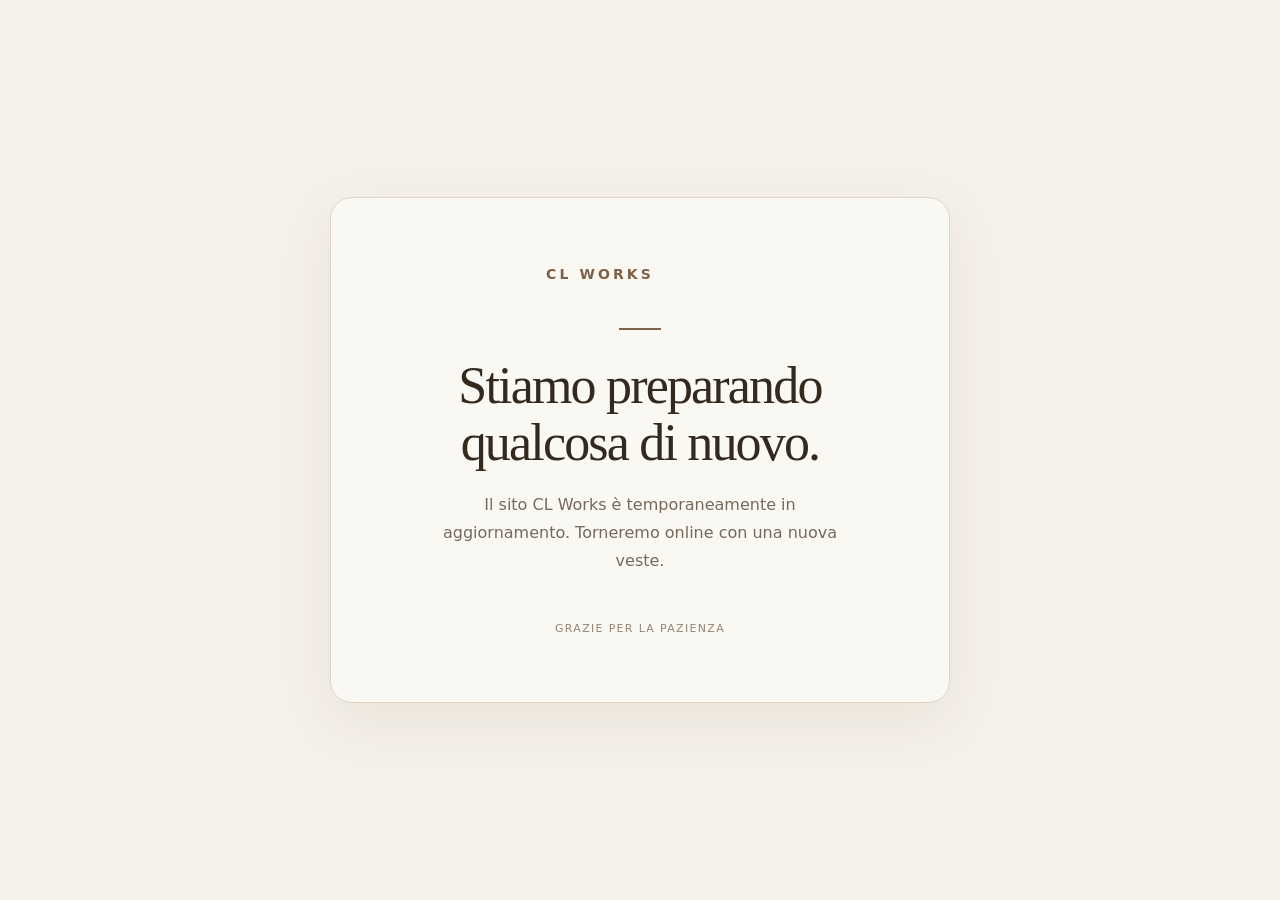
<file: index.html>
<!doctype html>
<html lang="it">
<head>
  <meta charset="utf-8">
  <meta name="viewport" content="width=device-width, initial-scale=1">
  <meta name="theme-color" content="#f5f0e8">
  <meta name="robots" content="noindex, nofollow">
  <meta name="description" content="CL Works è temporaneamente in aggiornamento.">
  <title>CL Works — Sito in aggiornamento</title>
  <style>
    :root {
      color-scheme: light;
      --paper: #f5f0e8;
      --ink: #33291f;
      --muted: #76695b;
      --line: #ded3c4;
      --accent: #806044;
    }
    * { box-sizing: border-box; }
    body {
      min-height: 100vh;
      margin: 0;
      display: grid;
      place-items: center;
      padding: 28px;
      background: var(--paper);
      color: var(--ink);
      font-family: Inter, ui-sans-serif, system-ui, -apple-system, BlinkMacSystemFont, "Segoe UI", sans-serif;
    }
    main {
      width: min(100%, 620px);
      padding: clamp(32px, 7vw, 64px);
      border: 1px solid var(--line);
      border-radius: 22px;
      background: rgba(255,255,255,.48);
      text-align: center;
      box-shadow: 0 18px 60px rgba(65,45,25,.06);
    }
    .brand {
      margin: 0 0 42px;
      color: var(--accent);
      font-size: 14px;
      font-weight: 800;
      letter-spacing: .22em;
      text-transform: uppercase;
    }
    .mark {
      width: 42px;
      height: 2px;
      margin: 0 auto 28px;
      background: var(--accent);
    }
    h1 {
      margin: 0;
      font-family: Georgia, "Times New Roman", serif;
      font-size: clamp(34px, 7vw, 52px);
      font-weight: 500;
      letter-spacing: -.035em;
      line-height: 1.08;
    }
    p {
      max-width: 410px;
      margin: 20px auto 0;
      color: var(--muted);
      font-size: 16px;
      line-height: 1.75;
    }
    .foot {
      margin-top: 44px;
      color: #948575;
      font-size: 11px;
      letter-spacing: .12em;
      text-transform: uppercase;
    }
  </style>
</head>
<body>
  <main>
    <p class="brand">CL Works</p>
    <div class="mark" aria-hidden="true"></div>
    <h1>Stiamo preparando qualcosa di nuovo.</h1>
    <p>Il sito CL Works è temporaneamente in aggiornamento. Torneremo online con una nuova veste.</p>
    <p class="foot">Grazie per la pazienza</p>
  </main>
</body>
</html>
</file>
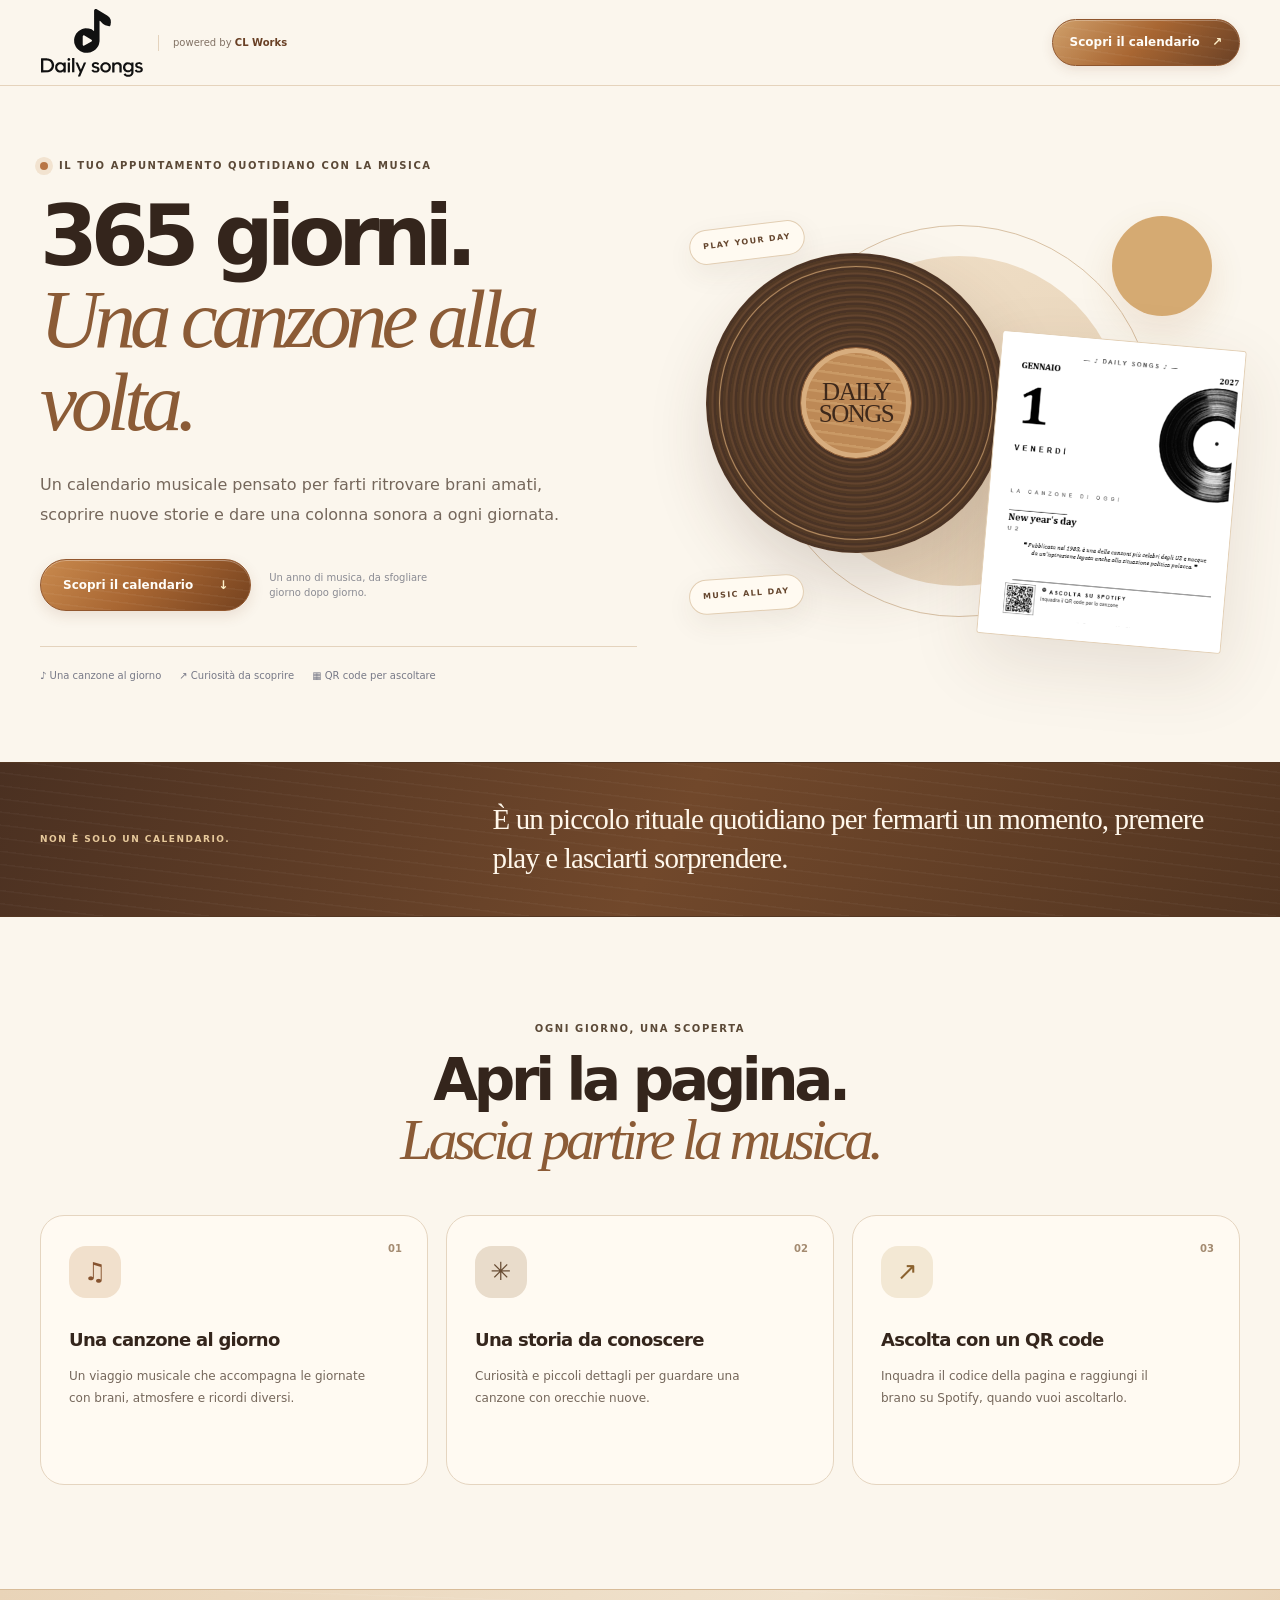
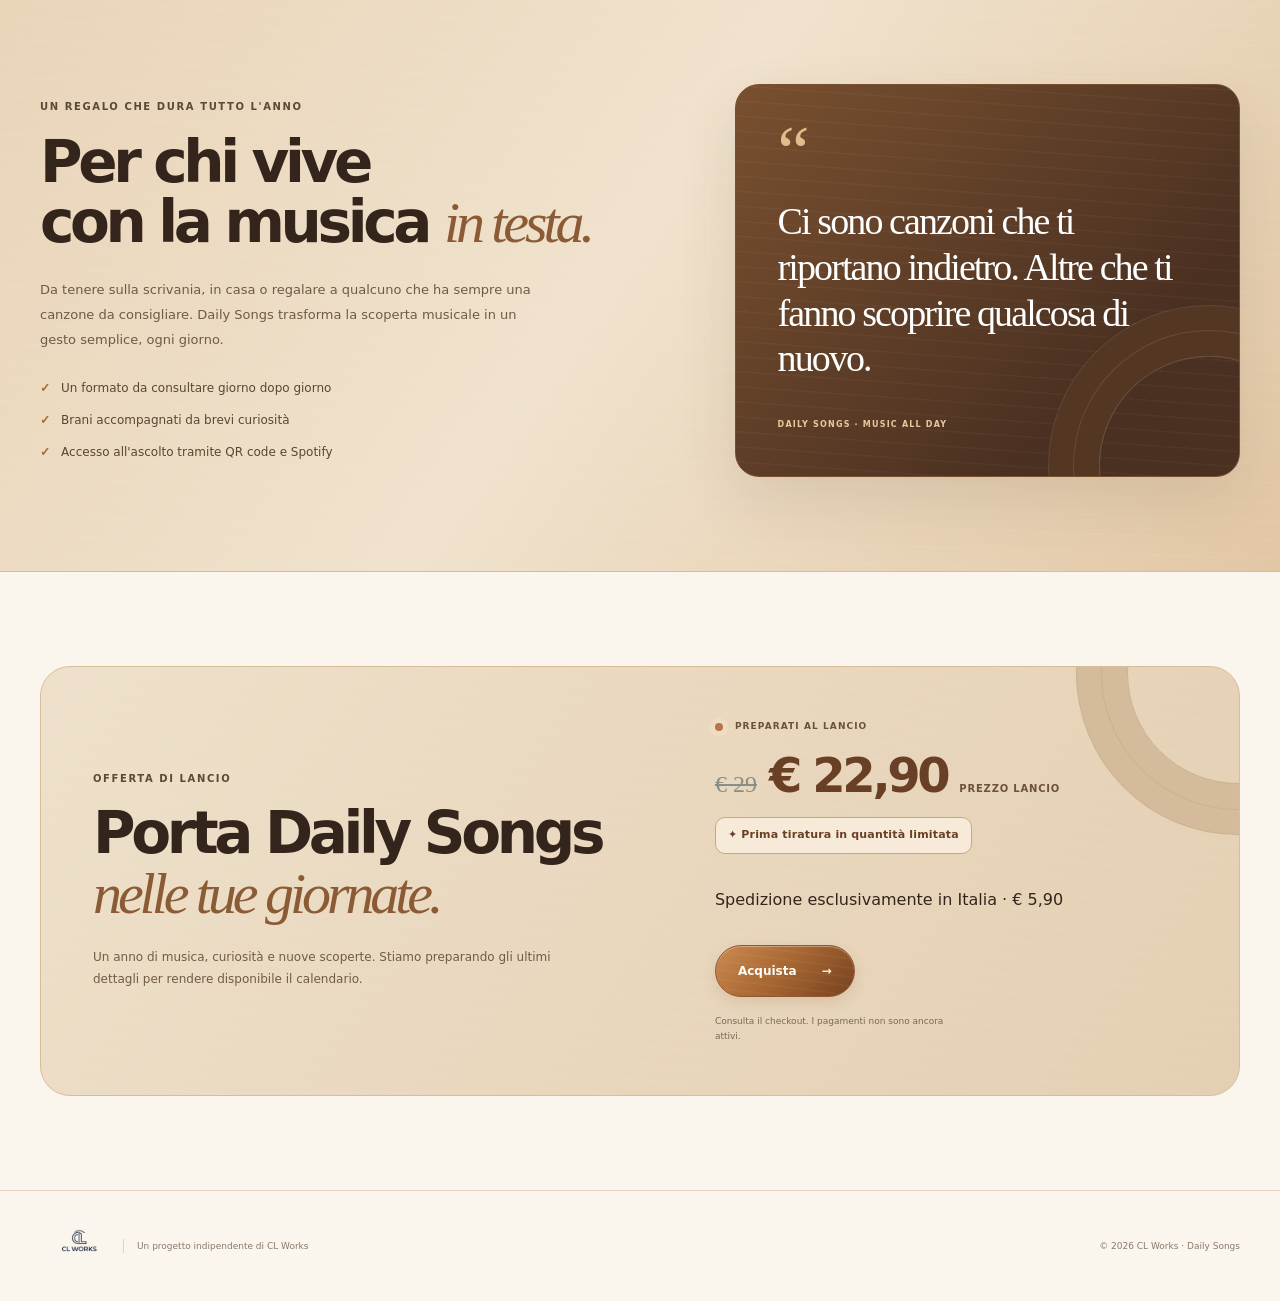
<file: daily-songs/index.html>
<!doctype html>
<html lang="it">
<head>
  <meta charset="utf-8">
  <meta name="viewport" content="width=device-width, initial-scale=1">
  <meta name="theme-color" content="#fbf8f2">
  <meta name="description" content="Daily Songs: un calendario musicale da vivere giorno dopo giorno. Una canzone, una curiosità e un QR code per ascoltarla.">
  <meta property="og:title" content="Daily Songs — Music all day">
  <meta property="og:description" content="Una canzone al giorno. Nuove storie da ascoltare, tutto l'anno.">
  <meta property="og:type" content="website">
  <title>Daily Songs — Music all day</title>
  <link rel="icon" type="image/svg+xml" href="../assets/daily-songs-logo.svg">
  <link rel="stylesheet" href="styles.css?v=20261112-real-preview-3">
  <style>
    .paper-card.paper-card-real{width:245px;min-height:0;padding:0;overflow:hidden;background:#fff;border:1px solid #e3d0b6;border-radius:3px;box-shadow:0 24px 70px #4a33251e;line-height:0}
    .paper-card-real img{display:block;width:100%;height:auto;object-fit:contain}
    @media(max-width:650px){.paper-card.paper-card-real{width:170px}}
  </style>
</head>
<body>
  <header class="topbar">
    <a class="brand" href="#top" aria-label="Daily Songs, inizio pagina">
      <img src="../assets/daily-songs-logo.svg" alt="Daily Songs" class="brand-logo">
      <span>powered by <strong>CL Works</strong></span>
    </a>
    <a class="top-link" href="#acquista">Scopri il calendario <span aria-hidden="true">↗</span></a>
  </header>

  <main id="top">
    <section class="hero wrap">
      <div class="hero-copy">
        <p class="eyebrow"><span></span> IL TUO APPUNTAMENTO QUOTIDIANO CON LA MUSICA</p>
        <h1>365 giorni.<br><em>Una canzone alla volta.</em></h1>
        <p class="lead">Un calendario musicale pensato per farti ritrovare brani amati, scoprire nuove storie e dare una colonna sonora a ogni giornata.</p>
        <div class="hero-actions">
          <a class="button button-dark" href="#acquista">Scopri il calendario <span aria-hidden="true">↓</span></a>
          <span class="microcopy">Un anno di musica, da sfogliare giorno dopo giorno.</span>
        </div>
        <div class="hero-points">
          <span>♪ Una canzone al giorno</span>
          <span>↗ Curiosità da scoprire</span>
          <span>▦ QR code per ascoltare</span>
        </div>
      </div>
      <div class="hero-art" aria-label="Anteprima reale di una pagina del calendario Daily Songs">
        <div class="sun"></div>
        <div class="record"><div class="record-label">DAILY<br>SONGS</div></div>
        <div class="paper-card paper-card-real">
          <img src="../assets/pagina.png" alt="Pagina reale del calendario Daily Songs: venerdì 1 gennaio, New Year's Day, con curiosità e QR code Spotify">
        </div>
        <span class="float-note note-a">PLAY YOUR DAY</span>
        <span class="float-note note-b">MUSIC ALL DAY</span>
      </div>
    </section>

    <section class="intro-band">
      <div class="wrap band-inner"><span>NON È SOLO UN CALENDARIO.</span><p>È un piccolo rituale quotidiano per fermarti un momento, premere play e lasciarti sorprendere.</p></div>
    </section>

    <section class="features wrap section">
      <div class="section-heading">
        <p class="eyebrow">OGNI GIORNO, UNA SCOPERTA</p>
        <h2>Apri la pagina.<br><em>Lascia partire la musica.</em></h2>
      </div>
      <div class="feature-grid">
        <article class="feature"><span class="feature-number">01</span><div class="feature-icon">♫</div><h3>Una canzone al giorno</h3><p>Un viaggio musicale che accompagna le giornate con brani, atmosfere e ricordi diversi.</p></article>
        <article class="feature"><span class="feature-number">02</span><div class="feature-icon">✳</div><h3>Una storia da conoscere</h3><p>Curiosità e piccoli dettagli per guardare una canzone con orecchie nuove.</p></article>
        <article class="feature"><span class="feature-number">03</span><div class="feature-icon">↗</div><h3>Ascolta con un QR code</h3><p>Inquadra il codice della pagina e raggiungi il brano su Spotify, quando vuoi ascoltarlo.</p></article>
      </div>
    </section>

    <section class="product-section">
      <div class="wrap product-layout">
        <div class="product-copy">
          <p class="eyebrow">UN REGALO CHE DURA TUTTO L'ANNO</p>
          <h2>Per chi vive<br>con la musica <em>in testa.</em></h2>
          <p>Da tenere sulla scrivania, in casa o regalare a qualcuno che ha sempre una canzone da consigliare. Daily Songs trasforma la scoperta musicale in un gesto semplice, ogni giorno.</p>
          <ul><li>Un formato da consultare giorno dopo giorno</li><li>Brani accompagnati da brevi curiosità</li><li>Accesso all'ascolto tramite QR code e Spotify</li></ul>
        </div>
        <div class="quote-card"><div class="quote-mark">“</div><p>Ci sono canzoni che ti riportano indietro. Altre che ti fanno scoprire qualcosa di nuovo.</p><span>DAILY SONGS · MUSIC ALL DAY</span><div class="quote-lines"></div></div>
      </div>
    </section>

    <section class="buy-section wrap section" id="acquista">
      <div class="buy-card">
        <div class="buy-copy"><p class="eyebrow">OFFERTA DI LANCIO</p><h2>Porta Daily Songs<br><em>nelle tue giornate.</em></h2><p>Un anno di musica, curiosità e nuove scoperte. Stiamo preparando gli ultimi dettagli per rendere disponibile il calendario.</p></div>
        <div class="buy-action">
          <span class="availability"><span></span> PREPARATI AL LANCIO</span>
          <div class="price-line"><span class="old-price">€ 29</span><span class="current-price">€ 22,90</span><span class="price-label">prezzo lancio</span></div>
          <p class="limited-edition">✦ Prima tiratura in quantità limitata</p>
          <p class="shipping-info">Spedizione esclusivamente in Italia · € 5,90</p>
          <a class="button button-dark" href="acquista/">Acquista <span aria-hidden="true">→</span></a>
          <small>Consulta il checkout. I pagamenti non sono ancora attivi.</small>
        </div>
      </div>
    </section>
  </main>

  <footer class="footer"><div class="wrap footer-inner"><div class="footer-brand"><img src="../assets/cl-works-logo.png" alt="CL Works"><span>Un progetto indipendente di CL Works</span></div><span>© <span id="year">2026</span> CL Works · Daily Songs</span></div></footer>
  <script>document.getElementById('year').textContent = new Date().getFullYear();</script>
</body>
</html>
</file>
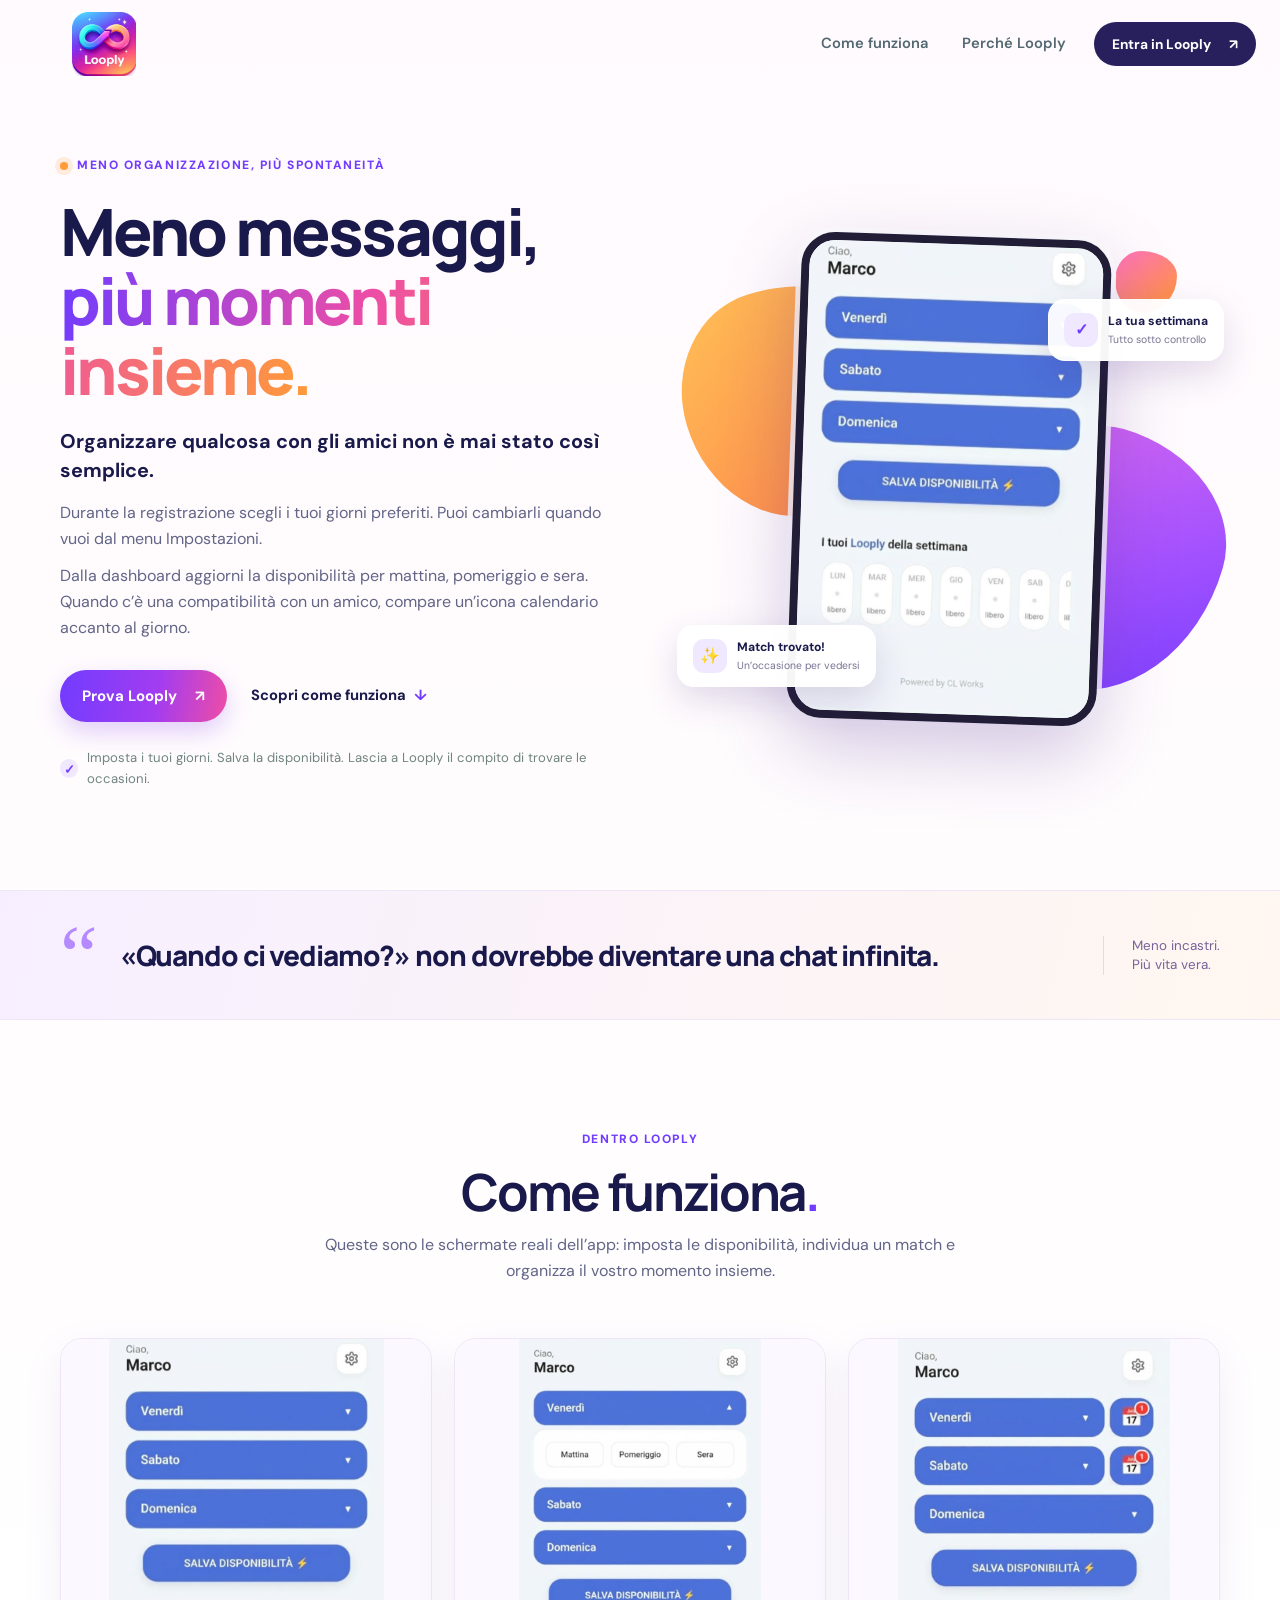
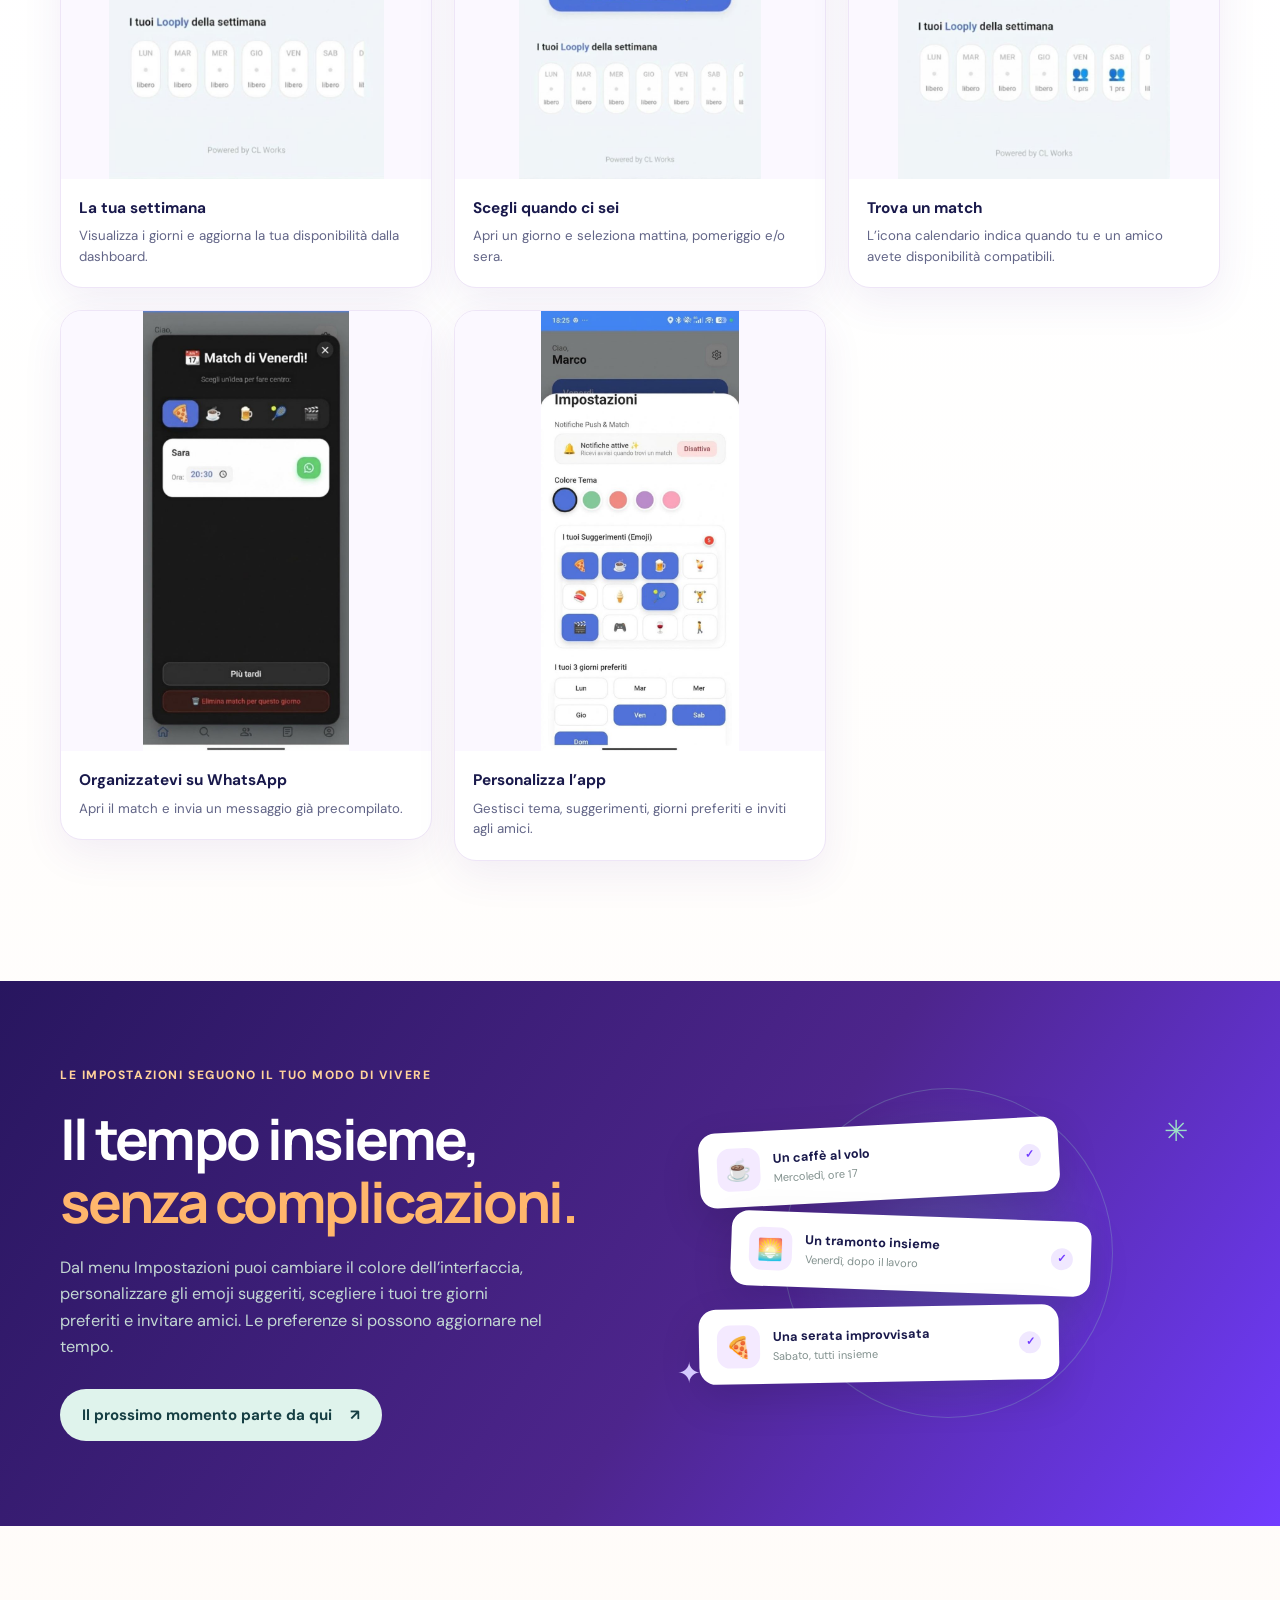
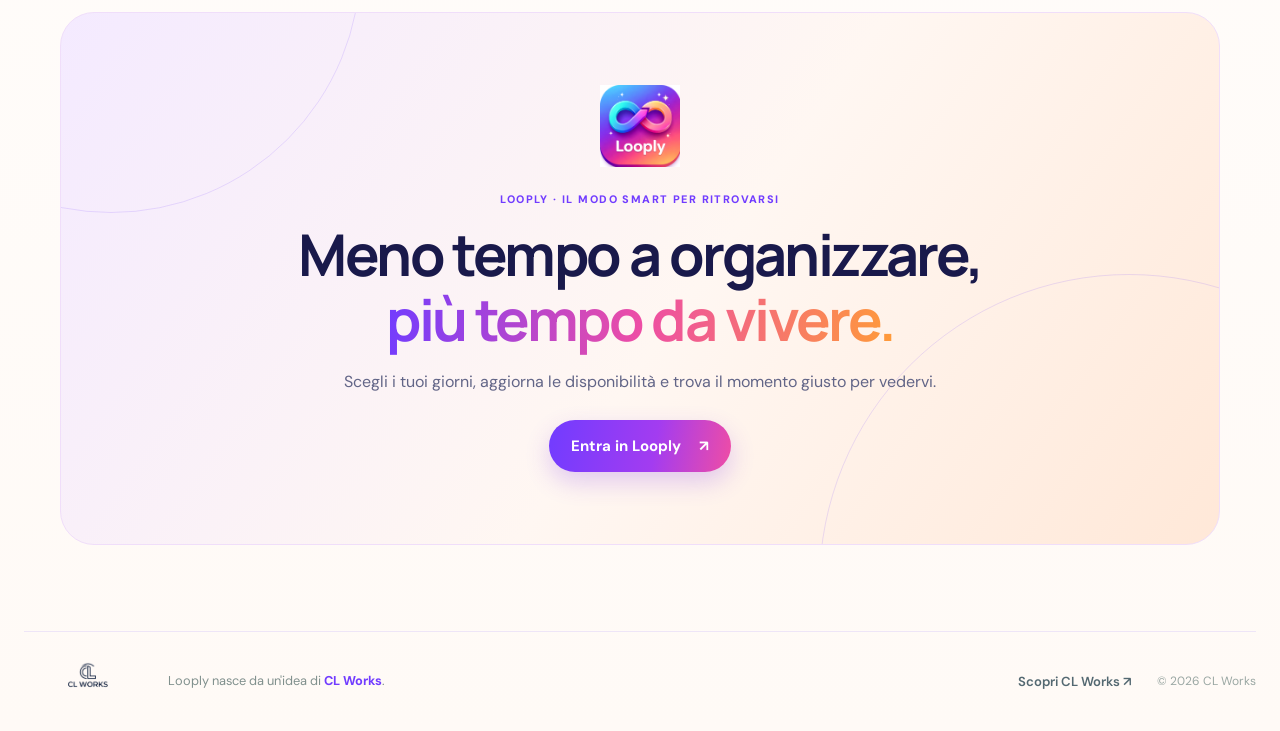
<file: looply/index.html>
<!doctype html>
<html lang="it">
<head>
  <meta charset="utf-8">
  <meta name="viewport" content="width=device-width, initial-scale=1">
  <meta name="theme-color" content="#f6f9f8">
  <meta name="description" content="Looply ti aiuta a trovare il momento giusto per vederti con gli amici. Indica quando sei libero, scopri le disponibilità compatibili e organizzatevi senza chat infinite.">
  <meta property="og:title" content="Looply — Meno messaggi, più momenti insieme">
  <meta property="og:description" content="Scegli i tuoi giorni, trova gli amici liberi e trasformate un match in un programma.">
  <meta property="og:type" content="website">
  <meta property="og:url" content="https://clworks.it/looply/">
  <meta property="og:image" content="https://clworks.it/assets/looply-logo.png">
  <link rel="icon" type="image/svg+xml" href="../assets/favicon.svg">
  <link rel="preload" as="image" href="../assets/looply-logo.png">
  <link rel="stylesheet" href="styles.css">
  <title>Looply — Meno messaggi, più momenti insieme</title>
</head>
<body>
  <header class="site-header">
    <a class="brand" href="#top" aria-label="Looply, torna all'inizio">
      <img src="../assets/looply-logo.png" alt="Looply" width="160" height="64" fetchpriority="high">
    </a>
    <nav class="main-nav" aria-label="Navigazione principale">
      <a href="#come-funziona">Come funziona</a>
      <a href="#perche-looply">Perché Looply</a>
    </nav>
    <span class="button button-small button-dark" aria-disabled="true">Entra in Looply <span aria-hidden="true">↗</span></span>
  </header>

  <main id="top">
    <section class="hero section-wrap">
      <div class="hero-copy">
        <p class="eyebrow"><span class="eyebrow-dot"></span> Meno organizzazione, più spontaneità</p>
        <h1>Meno messaggi,<br><span>più momenti insieme.</span></h1>
        <p class="hero-lead">Organizzare qualcosa con gli amici non è mai stato così semplice.</p>
        <p class="hero-description">Durante la registrazione scegli i tuoi giorni preferiti. Puoi cambiarli quando vuoi dal menu Impostazioni.</p>
        <p class="hero-description">Dalla dashboard aggiorni la disponibilità per mattina, pomeriggio e sera. Quando c’è una compatibilità con un amico, compare un’icona calendario accanto al giorno.</p>
        <div class="hero-actions">
          <span class="button button-primary" aria-disabled="true">Prova Looply <span aria-hidden="true">↗</span></span>
          <a class="text-link" href="#come-funziona">Scopri come funziona <span aria-hidden="true">↓</span></a>
        </div>
        <p class="hero-note"><span class="note-check" aria-hidden="true">✓</span> Imposta i tuoi giorni. Salva la disponibilità. Lascia a Looply il compito di trovare le occasioni.</p>
      </div>

      <div class="hero-visual hero-real-screen">
        <div class="hero-color-blob hero-blob-orange"></div>
        <div class="hero-color-blob hero-blob-purple"></div>
        <div class="hero-color-blob hero-blob-pink"></div>
        <div class="hero-screen-frame">
          <img class="hero-dashboard" src="screenshots/dashboard.jpg" alt="Schermata reale della dashboard Looply con giorni della settimana e disponibilità" fetchpriority="high">
        </div>
        <div class="hero-floating-note note-availability"><span>✓</span><div><strong>La tua settimana</strong><small>Tutto sotto controllo</small></div></div>
        <div class="hero-floating-note note-match"><span>✨</span><div><strong>Match trovato!</strong><small>Un’occasione per vedersi</small></div></div>
      </div>
    </section>

    <section class="problem-strip">
      <div class="section-wrap problem-inner">
        <span class="problem-mark" aria-hidden="true">“</span>
        <p>«Quando ci vediamo?» non dovrebbe diventare una chat infinita.</p>
        <span class="problem-aside">Meno incastri.<br>Più vita vera.</span>
      </div>
    </section>

    <section class="how-section section-wrap" id="come-funziona">
      <div class="section-heading">
        <p class="eyebrow">Dentro Looply</p>
        <h2>Come funziona<span class="heading-period">.</span></h2>
        <p>Queste sono le schermate reali dell’app: imposta le disponibilità, individua un match e organizza il vostro momento insieme.</p>
      </div>

      <div class="screenshots-grid">
        <figure class="screenshot-card">
          <img src="screenshots/dashboard.jpg" alt="Dashboard reale di Looply con i giorni della settimana e le disponibilità" loading="lazy">
          <figcaption><strong>La tua settimana</strong><span>Visualizza i giorni e aggiorna la tua disponibilità dalla dashboard.</span></figcaption>
        </figure>
        <figure class="screenshot-card">
          <img src="screenshots/dashboard-aperta.jpg" alt="Schermata reale di Looply con un giorno aperto e le opzioni mattina, pomeriggio e sera" loading="lazy">
          <figcaption><strong>Scegli quando ci sei</strong><span>Apri un giorno e seleziona mattina, pomeriggio e/o sera.</span></figcaption>
        </figure>
        <figure class="screenshot-card">
          <img src="screenshots/dashboard-match.jpg" alt="Dashboard reale di Looply con le icone calendario che indicano i match" loading="lazy">
          <figcaption><strong>Trova un match</strong><span>L’icona calendario indica quando tu e un amico avete disponibilità compatibili.</span></figcaption>
        </figure>
        <figure class="screenshot-card">
          <img src="screenshots/match-whatsapp.jpg" alt="Popup reale di Looply con il match, suggerimenti per l’uscita e pulsante WhatsApp" loading="lazy">
          <figcaption><strong>Organizzatevi su WhatsApp</strong><span>Apri il match e invia un messaggio già precompilato.</span></figcaption>
        </figure>
        <figure class="screenshot-card">
          <img src="screenshots/impostazioni.jpg" alt="Impostazioni reali di Looply per notifiche, colori, emoji suggeriti e giorni preferiti" loading="lazy">
          <figcaption><strong>Personalizza l’app</strong><span>Gestisci tema, suggerimenti, giorni preferiti e inviti agli amici.</span></figcaption>
        </figure>
      </div>
    </section>

    <section class="benefit-section" id="perche-looply">
      <div class="section-wrap benefit-layout">
        <div class="benefit-copy">
          <p class="eyebrow eyebrow-light">Le impostazioni seguono il tuo modo di vivere</p>
          <h2>Il tempo insieme,<br><span>senza complicazioni.</span></h2>
          <p>Dal menu Impostazioni puoi cambiare il colore dell’interfaccia, personalizzare gli emoji suggeriti, scegliere i tuoi tre giorni preferiti e invitare amici. Le preferenze si possono aggiornare nel tempo.</p>
          <span class="button button-light" aria-disabled="true">Il prossimo momento parte da qui <span aria-hidden="true">↗</span></span>
        </div>
        <div class="benefit-art" aria-hidden="true">
          <div class="sun-shape"></div>
          <div class="benefit-card card-one"><span class="benefit-emoji">☕</span><span><strong>Un caffè al volo</strong><small>Mercoledì, ore 17</small></span><span class="tiny-check">✓</span></div>
          <div class="benefit-card card-two"><span class="benefit-emoji">🌅</span><span><strong>Un tramonto insieme</strong><small>Venerdì, dopo il lavoro</small></span><span class="tiny-check">✓</span></div>
          <div class="benefit-card card-three"><span class="benefit-emoji">🍕</span><span><strong>Una serata improvvisata</strong><small>Sabato, tutti insieme</small></span><span class="tiny-check">✓</span></div>
          <div class="benefit-sparkle sparkle-a">✳</div><div class="benefit-sparkle sparkle-b">✦</div>
        </div>
      </div>
    </section>

    <section class="final-cta section-wrap">
      <div class="cta-orbit cta-orbit-one"></div><div class="cta-orbit cta-orbit-two"></div>
      <div class="cta-content">
        <img class="cta-logo" src="../assets/looply-logo.png" alt="Looply" loading="lazy">
        <p class="eyebrow">LOOPLY · IL MODO SMART PER RITROVARSI</p>
        <h2>Meno tempo a organizzare,<br><span>più tempo da vivere.</span></h2>
        <p>Scegli i tuoi giorni, aggiorna le disponibilità e trova il momento giusto per vedervi.</p>
        <span class="button button-primary" aria-disabled="true">Entra in Looply <span aria-hidden="true">↗</span></span>
      </div>
    </section>
  </main>

  <footer class="site-footer">
    <a class="footer-brand" href="https://clworks.it/" aria-label="CL Works — torna al sito principale">
      <img src="../assets/cl-works-logo.png" alt="CL Works" width="118" height="38" loading="lazy">
    </a>
    <p>Looply nasce da un'idea di <a href="https://clworks.it/">CL Works</a>.</p>
    <a class="footer-back" href="https://clworks.it/">Scopri CL Works <span aria-hidden="true">↗</span></a>
    <span class="copyright">© <span id="year"></span> CL Works</span>
  </footer>
  <script>
    document.getElementById("year").textContent = new Date().getFullYear();
  </script>
</body>
</html>
</file>
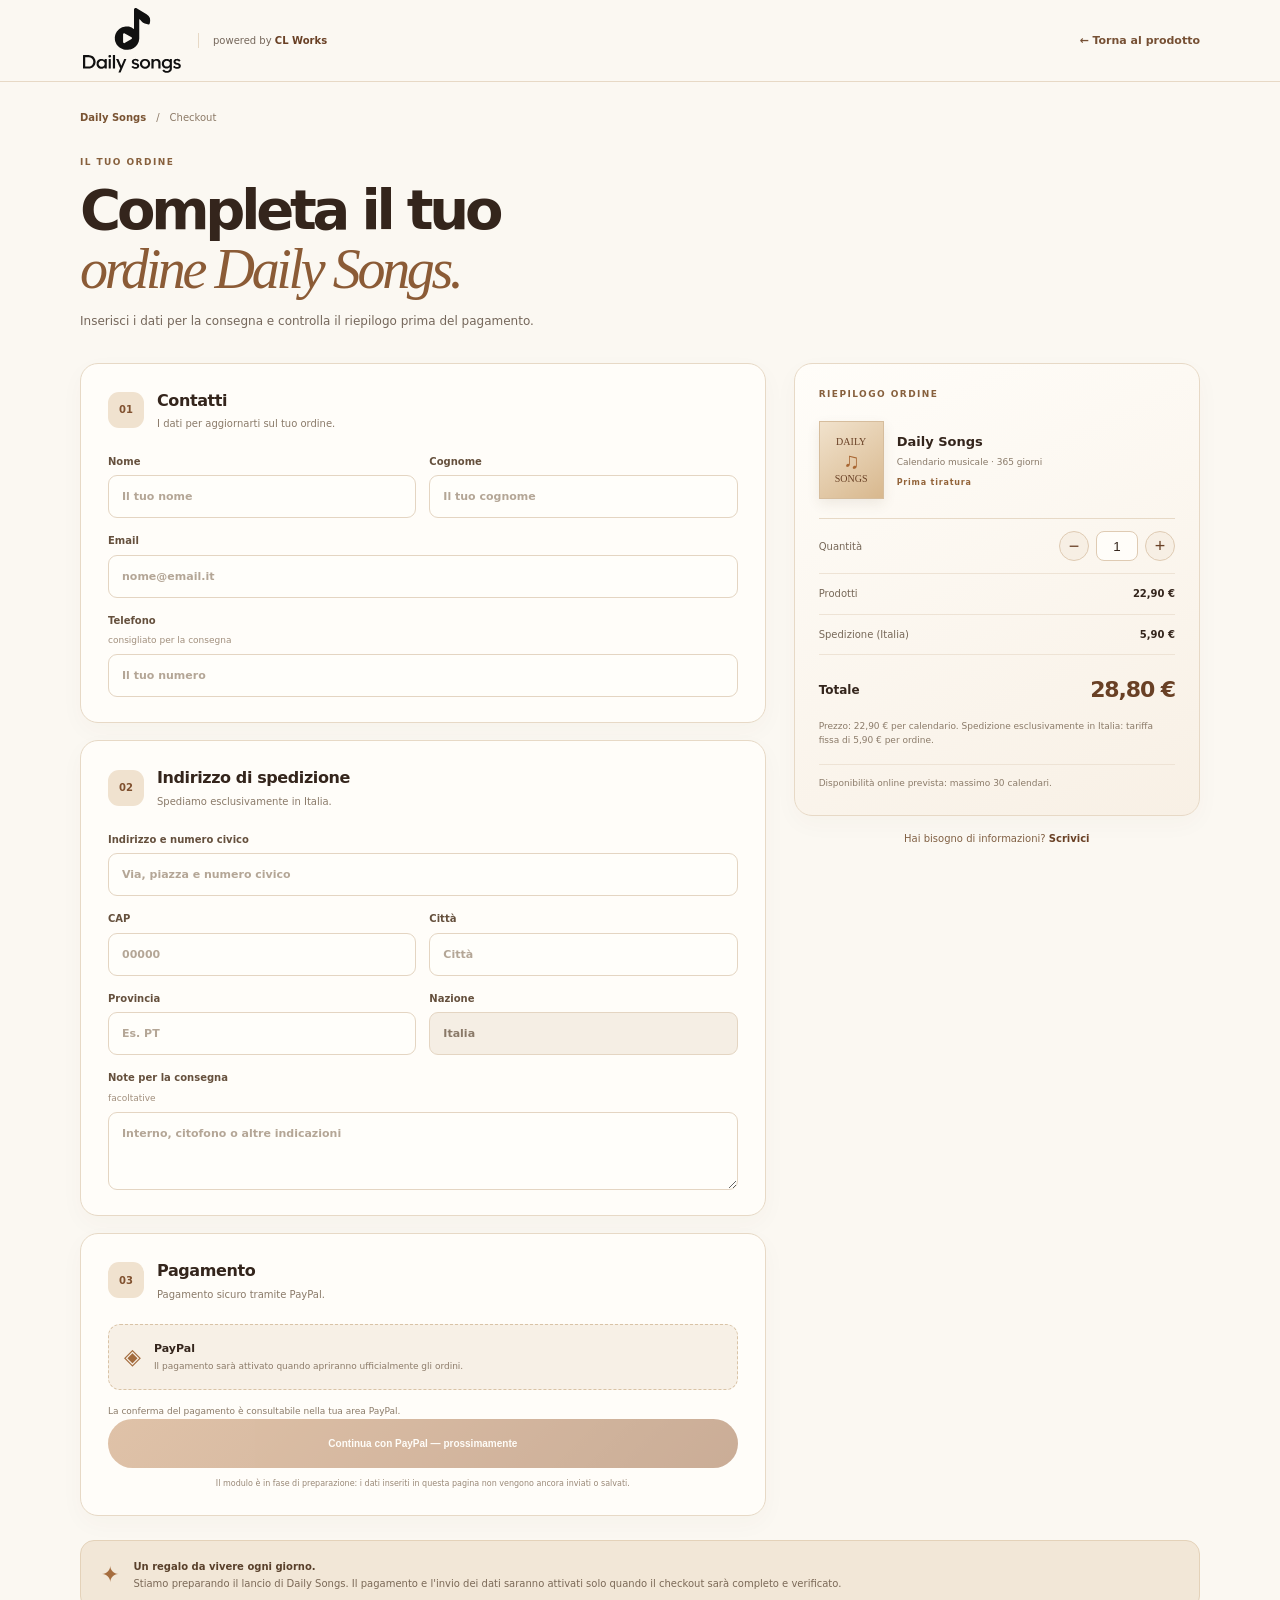
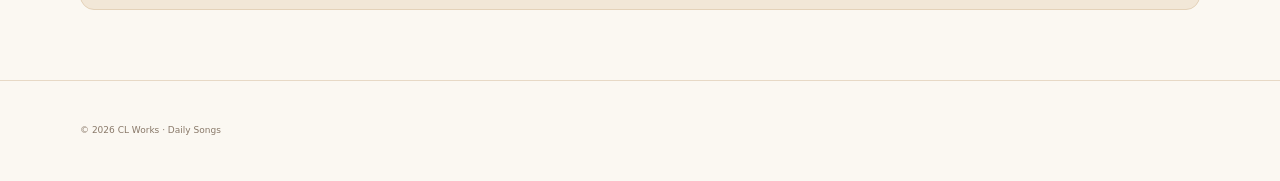
<file: daily-songs/acquista/index.html>
<!doctype html>
<html lang="it">
<head>
  <meta charset="utf-8">
  <meta name="viewport" content="width=device-width, initial-scale=1">
  <meta name="theme-color" content="#fbf8f2">
  <meta name="description" content="Completa il tuo ordine Daily Songs: dati di spedizione e riepilogo.">
  <title>Completa l'ordine — Daily Songs</title>
  <link rel="icon" type="image/svg+xml" href="../../assets/daily-songs-logo.svg">
  <link rel="stylesheet" href="styles.css?v=20261106-checkout">
</head>
<body>
  <header class="topbar">
    <a class="brand" href="../" aria-label="Torna a Daily Songs"><img src="../../assets/daily-songs-logo.svg" alt="Daily Songs" class="brand-logo"><span>powered by <strong>CL Works</strong></span></a>
    <a class="back-link" href="../">← Torna al prodotto</a>
  </header>

  <main class="wrap checkout-wrap">
    <div class="checkout-heading">
      <nav class="breadcrumbs" aria-label="Percorso"><a href="../">Daily Songs</a><span>/</span><span>Checkout</span></nav>
      <p class="eyebrow">IL TUO ORDINE</p>
      <h1>Completa il tuo<br><em>ordine Daily Songs.</em></h1>
      <p class="intro">Inserisci i dati per la consegna e controlla il riepilogo prima del pagamento.</p>
    </div>

    <div class="checkout-grid checkout-layout">
      <form class="checkout-form" id="order-form" action="#" method="post" onsubmit="return false">
        <section class="form-panel">
          <div class="panel-heading"><span class="step">01</span><div><h2>Contatti</h2><p>I dati per aggiornarti sul tuo ordine.</p></div></div>
          <div class="field-grid">
            <label>Nome<input type="text" name="nome" autocomplete="given-name" placeholder="Il tuo nome" required></label>
            <label>Cognome<input type="text" name="cognome" autocomplete="family-name" placeholder="Il tuo cognome" required></label>
            <label class="full">Email<input type="email" name="email" autocomplete="email" placeholder="nome@email.it" required></label>
            <label class="full">Telefono <span class="optional">consigliato per la consegna</span><input type="tel" name="telefono" autocomplete="tel" placeholder="Il tuo numero"></label>
          </div>
        </section>

        <section class="form-panel">
          <div class="panel-heading"><span class="step">02</span><div><h2>Indirizzo di spedizione</h2><p>Spediamo esclusivamente in Italia.</p></div></div>
          <div class="field-grid">
            <label class="full">Indirizzo e numero civico<input type="text" name="indirizzo_spedizione" autocomplete="shipping street-address" placeholder="Via, piazza e numero civico" required></label>
            <label>CAP<input type="text" name="cap_spedizione" inputmode="numeric" autocomplete="shipping postal-code" placeholder="00000" required></label>
            <label>Città<input type="text" name="citta_spedizione" autocomplete="shipping address-level2" placeholder="Città" required></label>
            <label>Provincia<input type="text" name="provincia_spedizione" autocomplete="shipping address-level1" placeholder="Es. PT" required></label>
            <label>Nazione<input type="text" name="nazione_spedizione" value="Italia" readonly></label>
            <label class="full">Note per la consegna <span class="optional">facoltative</span><textarea name="note_consegna" rows="3" placeholder="Interno, citofono o altre indicazioni"></textarea></label>
          </div>
        </section>

        <section class="form-panel payment-panel">
          <div class="panel-heading"><span class="step">03</span><div><h2>Pagamento</h2><p>Pagamento sicuro tramite PayPal.</p></div></div>
          <div class="payment-placeholder"><span>◈</span><div><strong>PayPal</strong><small>Il pagamento sarà attivato quando apriranno ufficialmente gli ordini.</small></div></div>
          <p class="form-hint">La conferma del pagamento è consultabile nella tua area PayPal.</p>
          <button class="confirm-button" type="button" disabled aria-disabled="true">Continua con PayPal — prossimamente</button>
          <p class="disabled-note">Il modulo è in fase di preparazione: i dati inseriti in questa pagina non vengono ancora inviati o salvati.</p>
        </section>
      </form>

      <aside class="order-column">
        <section class="order-card">
          <p class="eyebrow">RIEPILOGO ORDINE</p>
          <div class="order-product">
            <div class="product-thumb"><span>DAILY</span><strong>♫</strong><span>SONGS</span></div>
            <div class="product-info"><strong>Daily Songs</strong><small>Calendario musicale · 365 giorni</small><span class="edition">Prima tiratura</span></div>
          </div>
          <div class="quantity-row"><label for="quantity">Quantità</label><div class="quantity-control"><button type="button" id="qty-minus" aria-label="Diminuisci quantità">−</button><input id="quantity" type="number" min="1" max="30" value="1" inputmode="numeric" aria-label="Quantità calendari"><button type="button" id="qty-plus" aria-label="Aumenta quantità">+</button></div></div>
          <div class="summary-line"><span>Prodotti</span><strong id="product-total">€ 22,90</strong></div>
          <div class="summary-line"><span>Spedizione (Italia)</span><strong id="shipping-total">€ 5,90</strong></div>
          <div class="summary-total"><span>Totale</span><strong id="grand-total">€ 29,80</strong></div>
          <p class="shipping-note">Prezzo: 22,90 € per calendario. Spedizione esclusivamente in Italia: tariffa fissa di 5,90 € per ordine.</p>
          <div class="stock-note">Disponibilità online prevista: massimo 30 calendari.</div>
        </section>
        <a class="help-link" href="mailto:dailysongs@clworks.it?subject=Informazioni%20ordine%20Daily%20Songs">Hai bisogno di informazioni? <strong>Scrivici</strong></a>
      </aside>
    </div>

    <div class="trust-note"><span>✦</span><p><strong>Un regalo da vivere ogni giorno.</strong><br>Stiamo preparando il lancio di Daily Songs. Il pagamento e l'invio dei dati saranno attivati solo quando il checkout sarà completo e verificato.</p></div>
  </main>

  <footer class="footer"><div class="wrap footer-inner"><span>© <span id="year">2026</span> CL Works · Daily Songs</span></div></footer>
  <script>
    document.getElementById('year').textContent = new Date().getFullYear();
    const qtyInput = document.getElementById('quantity');
    const euro = value => new Intl.NumberFormat('it-IT', { style: 'currency', currency: 'EUR' }).format(value);
    function updateOrder() {
      const qty = Math.min(30, Math.max(1, parseInt(qtyInput.value, 10) || 1));
      qtyInput.value = qty;
      document.getElementById('product-total').textContent = euro(qty * 22.90);
      document.getElementById('shipping-total').textContent = euro(5.90);
      document.getElementById('grand-total').textContent = euro(qty * 22.90 + 5.90);
    }
    document.getElementById('qty-minus').addEventListener('click', () => { qtyInput.value = Math.max(1, Number(qtyInput.value) - 1); updateOrder(); });
    document.getElementById('qty-plus').addEventListener('click', () => { qtyInput.value = Math.min(30, Number(qtyInput.value) + 1); updateOrder(); });
    qtyInput.addEventListener('change', updateOrder);
    updateOrder();
  </script>
</body>
</html>
</file>
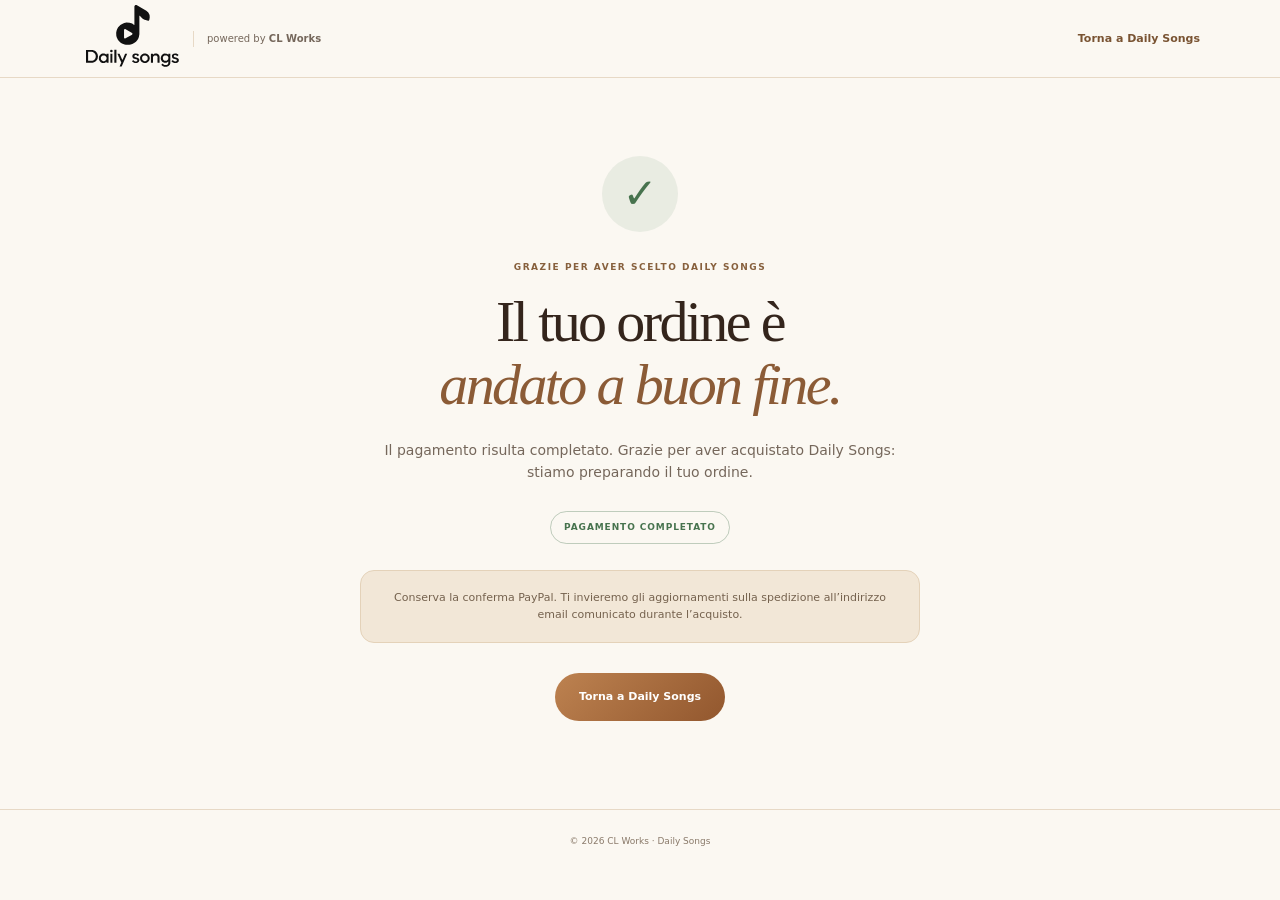
<file: daily-songs/ordine-completato/index.html>
<!doctype html>
<html lang="it"><head><meta charset="utf-8"><meta name="viewport" content="width=device-width, initial-scale=1"><meta name="theme-color" content="#fbf8f2"><title>Ordine completato — Daily Songs</title><link rel="icon" type="image/svg+xml" href="../../assets/daily-songs-logo.svg"><style>
:root{--ink:#34251c;--muted:#75675b;--paper:#fbf8f2;--line:#e7d9c6;--wood:#8b5b36}*{box-sizing:border-box}body{margin:0;background:var(--paper);color:var(--ink);font-family:Inter,system-ui,-apple-system,"Segoe UI",sans-serif;line-height:1.6}.wrap{width:min(760px,calc(100% - 36px));margin:auto}.top{height:78px;border-bottom:1px solid var(--line);display:flex;align-items:center;justify-content:space-between;padding:0 max(18px,calc((100vw - 1120px)/2))}.logo{width:105px;height:62px;object-fit:contain}.powered{font-size:10px;color:var(--muted);border-left:1px solid var(--line);padding-left:13px;margin-left:8px}.brand{display:flex;align-items:center}.top a{font-size:11px;color:#795332;font-weight:750;text-decoration:none}.main{padding:78px 0 88px;text-align:center}.symbol{width:76px;height:76px;margin:0 auto 28px;border-radius:50%;display:grid;place-items:center;background:#47734e18;color:#47734e;font-size:42px;font-weight:500}.eyebrow{font-size:9px;font-weight:900;letter-spacing:.17em;color:#87603d;margin:0 0 17px}.main h1{font-family:Georgia,serif;font-weight:400;font-size:clamp(38px,7vw,58px);line-height:1.08;letter-spacing:-.045em;margin:0}.main h1 em{color:#8b5b36;font-weight:400}.lead{max-width:540px;margin:22px auto 28px;color:var(--muted);font-size:14px}.status{display:inline-block;padding:8px 13px;border:1px solid #47734e55;border-radius:999px;color:#47734e;font-size:9px;font-weight:900;letter-spacing:.1em}.note{max-width:560px;margin:26px auto 30px;padding:18px 22px;background:#f2e7d7;border:1px solid #e4d2b9;border-radius:14px;color:#75624e;font-size:11px}.actions{display:flex;justify-content:center;gap:12px;flex-wrap:wrap}.btn{display:inline-flex;align-items:center;justify-content:center;min-height:48px;padding:0 24px;border-radius:999px;background:linear-gradient(135deg,#bd8250,#92572e);color:white;text-decoration:none;font-size:11px;font-weight:850}.secondary{background:transparent;border:1px solid #d8c3a8;color:#765034}.foot{border-top:1px solid var(--line);padding:24px 0;text-align:center;color:#897969;font-size:9px}@media(max-width:520px){.main{padding:55px 0 65px}.top{height:68px}.logo{width:82px}.powered{font-size:8px;padding-left:8px}}
</style></head><body><header class="top"><div class="brand"><a href="../"><img class="logo" src="../../assets/daily-songs-logo.svg" alt="Daily Songs"></a><span class="powered">powered by <strong>CL Works</strong></span></div><a href="../">Torna a Daily Songs</a></header><main class="wrap main"><div class="symbol" aria-hidden="true">✓</div><p class="eyebrow">GRAZIE PER AVER SCELTO DAILY SONGS</p><h1>Il tuo ordine è<br><em>andato a buon fine.</em></h1><p class="lead">Il pagamento risulta completato. Grazie per aver acquistato Daily Songs: stiamo preparando il tuo ordine.</p><span class="status">PAGAMENTO COMPLETATO</span><div class="note">Conserva la conferma PayPal. Ti invieremo gli aggiornamenti sulla spedizione all’indirizzo email comunicato durante l’acquisto.</div><div class="actions"><a class="btn" href="../">Torna a Daily Songs</a></div></main><footer class="foot">© 2026 CL Works · Daily Songs</footer></body></html>
</file>
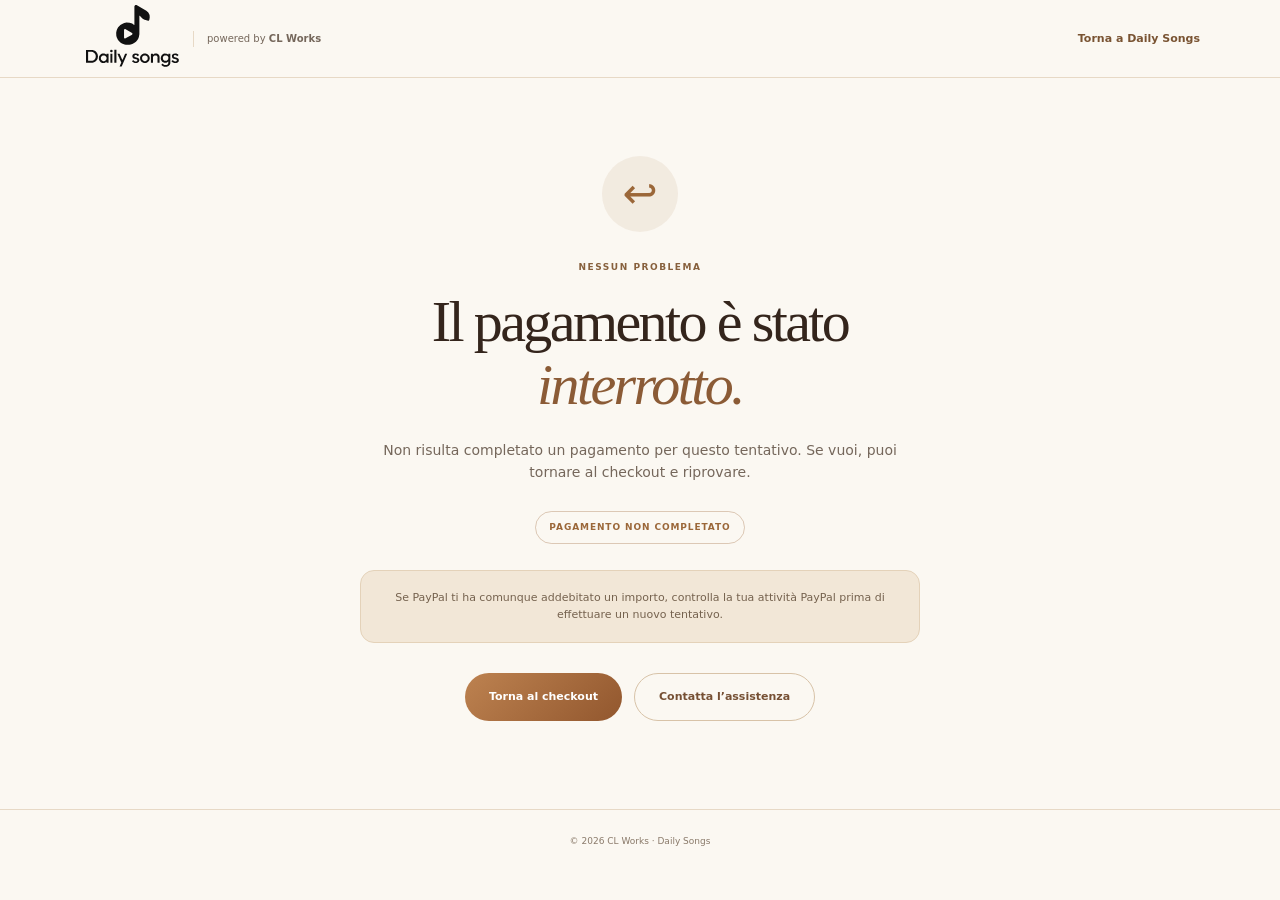
<file: daily-songs/pagamento-annullato/index.html>
<!doctype html>
<html lang="it"><head><meta charset="utf-8"><meta name="viewport" content="width=device-width, initial-scale=1"><meta name="theme-color" content="#fbf8f2"><title>Pagamento annullato — Daily Songs</title><link rel="icon" type="image/svg+xml" href="../../assets/daily-songs-logo.svg"><style>
:root{--ink:#34251c;--muted:#75675b;--paper:#fbf8f2;--line:#e7d9c6;--wood:#8b5b36}*{box-sizing:border-box}body{margin:0;background:var(--paper);color:var(--ink);font-family:Inter,system-ui,-apple-system,"Segoe UI",sans-serif;line-height:1.6}.wrap{width:min(760px,calc(100% - 36px));margin:auto}.top{height:78px;border-bottom:1px solid var(--line);display:flex;align-items:center;justify-content:space-between;padding:0 max(18px,calc((100vw - 1120px)/2))}.logo{width:105px;height:62px;object-fit:contain}.powered{font-size:10px;color:var(--muted);border-left:1px solid var(--line);padding-left:13px;margin-left:8px}.brand{display:flex;align-items:center}.top a{font-size:11px;color:#795332;font-weight:750;text-decoration:none}.main{padding:78px 0 88px;text-align:center}.symbol{width:76px;height:76px;margin:0 auto 28px;border-radius:50%;display:grid;place-items:center;background:#9b673918;color:#9b6739;font-size:42px;font-weight:500}.eyebrow{font-size:9px;font-weight:900;letter-spacing:.17em;color:#87603d;margin:0 0 17px}.main h1{font-family:Georgia,serif;font-weight:400;font-size:clamp(38px,7vw,58px);line-height:1.08;letter-spacing:-.045em;margin:0}.main h1 em{color:#8b5b36;font-weight:400}.lead{max-width:540px;margin:22px auto 28px;color:var(--muted);font-size:14px}.status{display:inline-block;padding:8px 13px;border:1px solid #9b673955;border-radius:999px;color:#9b6739;font-size:9px;font-weight:900;letter-spacing:.1em}.note{max-width:560px;margin:26px auto 30px;padding:18px 22px;background:#f2e7d7;border:1px solid #e4d2b9;border-radius:14px;color:#75624e;font-size:11px}.actions{display:flex;justify-content:center;gap:12px;flex-wrap:wrap}.btn{display:inline-flex;align-items:center;justify-content:center;min-height:48px;padding:0 24px;border-radius:999px;background:linear-gradient(135deg,#bd8250,#92572e);color:white;text-decoration:none;font-size:11px;font-weight:850}.secondary{background:transparent;border:1px solid #d8c3a8;color:#765034}.foot{border-top:1px solid var(--line);padding:24px 0;text-align:center;color:#897969;font-size:9px}@media(max-width:520px){.main{padding:55px 0 65px}.top{height:68px}.logo{width:82px}.powered{font-size:8px;padding-left:8px}}
</style></head><body><header class="top"><div class="brand"><a href="../"><img class="logo" src="../../assets/daily-songs-logo.svg" alt="Daily Songs"></a><span class="powered">powered by <strong>CL Works</strong></span></div><a href="../">Torna a Daily Songs</a></header><main class="wrap main"><div class="symbol" aria-hidden="true">↩</div><p class="eyebrow">NESSUN PROBLEMA</p><h1>Il pagamento è stato<br><em>interrotto.</em></h1><p class="lead">Non risulta completato un pagamento per questo tentativo. Se vuoi, puoi tornare al checkout e riprovare.</p><span class="status">PAGAMENTO NON COMPLETATO</span><div class="note">Se PayPal ti ha comunque addebitato un importo, controlla la tua attività PayPal prima di effettuare un nuovo tentativo.</div><div class="actions"><a class="btn" href="../acquista/">Torna al checkout</a><a class="btn secondary" href="mailto:dailysongs@clworks.it?subject=Assistenza%20pagamento%20Daily%20Songs">Contatta l’assistenza</a></div></main><footer class="foot">© 2026 CL Works · Daily Songs</footer></body></html>
</file>
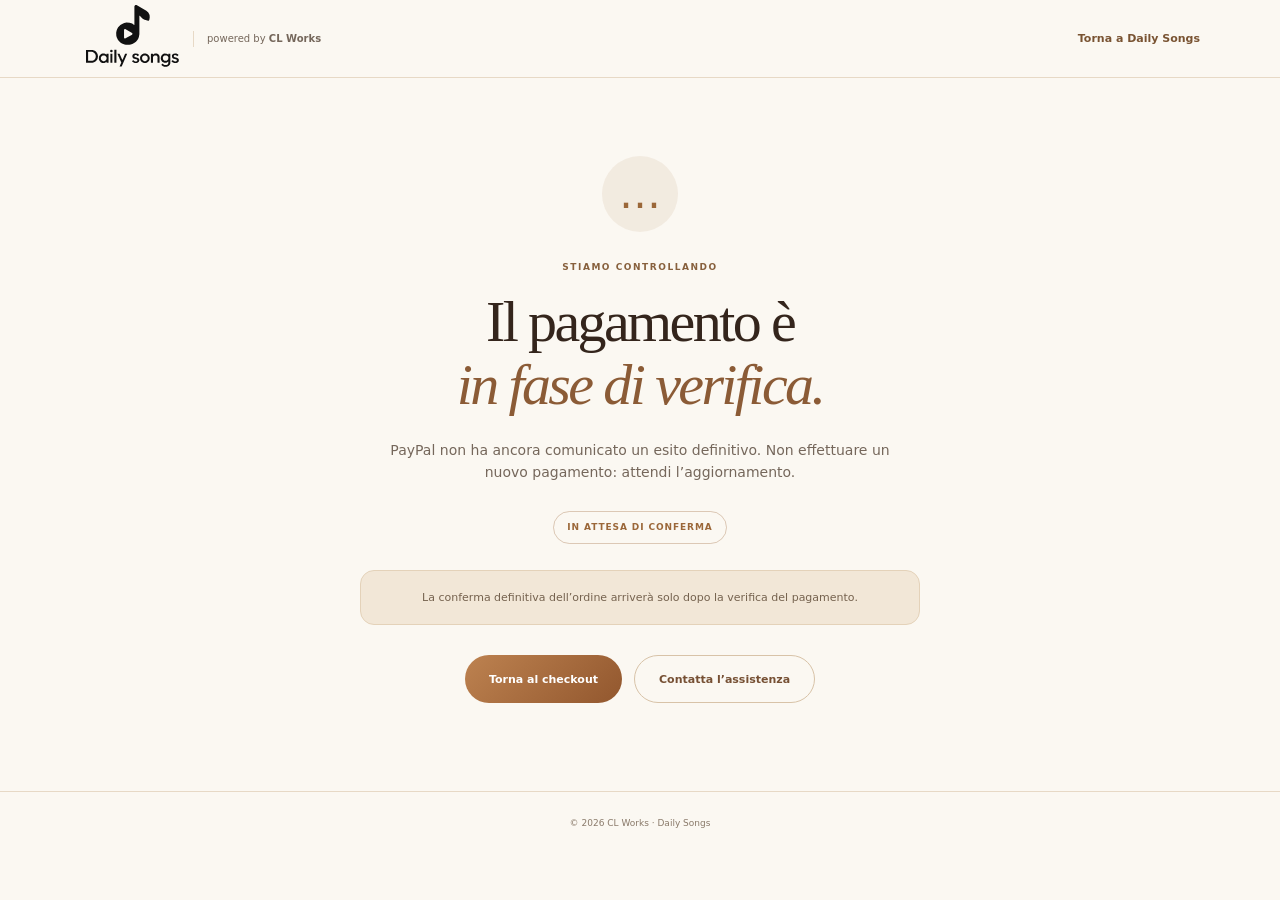
<file: daily-songs/pagamento-in-verifica/index.html>
<!doctype html>
<html lang="it"><head><meta charset="utf-8"><meta name="viewport" content="width=device-width, initial-scale=1"><meta name="theme-color" content="#fbf8f2"><title>Pagamento in verifica — Daily Songs</title><link rel="icon" type="image/svg+xml" href="../../assets/daily-songs-logo.svg"><style>
:root{--ink:#34251c;--muted:#75675b;--paper:#fbf8f2;--line:#e7d9c6;--wood:#8b5b36}*{box-sizing:border-box}body{margin:0;background:var(--paper);color:var(--ink);font-family:Inter,system-ui,-apple-system,"Segoe UI",sans-serif;line-height:1.6}.wrap{width:min(760px,calc(100% - 36px));margin:auto}.top{height:78px;border-bottom:1px solid var(--line);display:flex;align-items:center;justify-content:space-between;padding:0 max(18px,calc((100vw - 1120px)/2))}.logo{width:105px;height:62px;object-fit:contain}.powered{font-size:10px;color:var(--muted);border-left:1px solid var(--line);padding-left:13px;margin-left:8px}.brand{display:flex;align-items:center}.top a{font-size:11px;color:#795332;font-weight:750;text-decoration:none}.main{padding:78px 0 88px;text-align:center}.symbol{width:76px;height:76px;margin:0 auto 28px;border-radius:50%;display:grid;place-items:center;background:#9b673918;color:#9b6739;font-size:42px;font-weight:500}.eyebrow{font-size:9px;font-weight:900;letter-spacing:.17em;color:#87603d;margin:0 0 17px}.main h1{font-family:Georgia,serif;font-weight:400;font-size:clamp(38px,7vw,58px);line-height:1.08;letter-spacing:-.045em;margin:0}.main h1 em{color:#8b5b36;font-weight:400}.lead{max-width:540px;margin:22px auto 28px;color:var(--muted);font-size:14px}.status{display:inline-block;padding:8px 13px;border:1px solid #9b673955;border-radius:999px;color:#9b6739;font-size:9px;font-weight:900;letter-spacing:.1em}.note{max-width:560px;margin:26px auto 30px;padding:18px 22px;background:#f2e7d7;border:1px solid #e4d2b9;border-radius:14px;color:#75624e;font-size:11px}.actions{display:flex;justify-content:center;gap:12px;flex-wrap:wrap}.btn{display:inline-flex;align-items:center;justify-content:center;min-height:48px;padding:0 24px;border-radius:999px;background:linear-gradient(135deg,#bd8250,#92572e);color:white;text-decoration:none;font-size:11px;font-weight:850}.secondary{background:transparent;border:1px solid #d8c3a8;color:#765034}.foot{border-top:1px solid var(--line);padding:24px 0;text-align:center;color:#897969;font-size:9px}@media(max-width:520px){.main{padding:55px 0 65px}.top{height:68px}.logo{width:82px}.powered{font-size:8px;padding-left:8px}}
</style></head><body><header class="top"><div class="brand"><a href="../"><img class="logo" src="../../assets/daily-songs-logo.svg" alt="Daily Songs"></a><span class="powered">powered by <strong>CL Works</strong></span></div><a href="../">Torna a Daily Songs</a></header><main class="wrap main"><div class="symbol" aria-hidden="true">…</div><p class="eyebrow">STIAMO CONTROLLANDO</p><h1>Il pagamento è<br><em>in fase di verifica.</em></h1><p class="lead">PayPal non ha ancora comunicato un esito definitivo. Non effettuare un nuovo pagamento: attendi l’aggiornamento.</p><span class="status">IN ATTESA DI CONFERMA</span><div class="note">La conferma definitiva dell’ordine arriverà solo dopo la verifica del pagamento.</div><div class="actions"><a class="btn" href="../acquista/">Torna al checkout</a><a class="btn secondary" href="mailto:dailysongs@clworks.it?subject=Assistenza%20pagamento%20Daily%20Songs">Contatta l’assistenza</a></div></main><footer class="foot">© 2026 CL Works · Daily Songs</footer></body></html>
</file>
<file: daily-songs/styles.css>
:root{
  color-scheme:light;
  --ink:#171925;--muted:#696b78;--paper:#fbfaf7;--bg:#f4f1eb;--line:#e6e2da;
  --orange:#ff795b;--teal:#4f746d;--lime:#d7f36a;--wood:#a86632;--wood-light:#c98a4e;--wood-dark:#75421f;--shell:1200px;
  --serif:Georgia,"Times New Roman",serif;--radius:24px;
}
*{box-sizing:border-box}
html{scroll-behavior:smooth;scroll-padding-top:90px}
body{margin:0;background:var(--paper);color:var(--ink);font-family:Inter,ui-sans-serif,system-ui,-apple-system,"Segoe UI",sans-serif;line-height:1.6;-webkit-font-smoothing:antialiased}
a{color:inherit;text-decoration:none}
::selection{background:var(--lime);color:var(--ink)}
.wrap{width:min(var(--shell),calc(100% - 64px));margin-inline:auto}
.topbar{height:86px;padding:14px max(32px,calc((100vw - var(--shell))/2));display:flex;align-items:center;justify-content:space-between;gap:20px;border-bottom:1px solid #e9e5de;background:rgba(251,250,247,.88);backdrop-filter:blur(18px);position:sticky;top:0;z-index:20}
.brand{display:flex;align-items:center;gap:14px}
.brand-logo{display:block;width:104px;height:68px;object-fit:contain}
.brand>span{font-size:10px;color:var(--muted);border-left:1px solid var(--line);padding-left:14px}
.brand strong{color:var(--ink)}
.top-link{font-size:12px;font-weight:800;background:repeating-linear-gradient(8deg,transparent 0 8px,#ffffff0a 9px 10px),linear-gradient(135deg,var(--wood-light),var(--wood) 48%,var(--wood-dark));color:#fffdf8;padding:13px 17px;border:1px solid #8e552d;border-radius:999px;box-shadow:inset 0 1px 0 #ffffff45,0 4px 12px #75421f20;transition:transform .2s,filter .2s,box-shadow .2s}
.top-link:hover{transform:translateY(-2px);filter:brightness(1.08);box-shadow:inset 0 1px 0 #ffffff55,0 8px 18px #75421f30}
.top-link span{color:#fff0c9;margin-left:8px}
.hero{min-height:650px;padding-top:72px;padding-bottom:78px;display:grid;grid-template-columns:1.03fr .97fr;align-items:center;gap:40px}
.eyebrow{font-size:10px;font-weight:850;letter-spacing:.16em;color:var(--teal);margin:0 0 22px}
.hero .eyebrow{display:flex;align-items:center;gap:11px}
.hero .eyebrow span,.availability span{width:8px;height:8px;border-radius:50%;background:var(--orange);box-shadow:0 0 0 5px #ffe9e1;flex:none}
.hero h1{font-size:clamp(54px,6.5vw,88px);letter-spacing:-.085em;line-height:.99;margin:0;max-width:690px;font-weight:850}
.hero h1 em,.section-heading h2 em,.product-copy h2 em,.buy-copy h2 em{font-family:var(--serif);font-weight:400;color:var(--teal);letter-spacing:-.07em}
.lead{max-width:530px;color:var(--muted);font-size:16px;line-height:1.85;margin:27px 0 0}
.hero-actions{display:flex;align-items:center;gap:18px;flex-wrap:wrap;margin-top:30px}
.button{min-height:52px;display:inline-flex;align-items:center;justify-content:center;gap:25px;padding:0 22px;border-radius:999px;font-size:12px;font-weight:800;transition:transform .2s,box-shadow .2s,background .2s}
.button:hover{transform:translateY(-3px);box-shadow:0 12px 25px #17192520}
.button-dark{background:repeating-linear-gradient(7deg,transparent 0 7px,#ffffff0b 8px 9px),linear-gradient(135deg,#c98a4e 0%,#a86632 48%,#75421f 100%);color:#fffdf8;border:1px solid #92572e;box-shadow:inset 0 1px 0 #ffffff50,0 5px 14px #75421f20}
.button-dark:hover{filter:brightness(1.07);box-shadow:inset 0 1px 0 #ffffff65,0 12px 25px #75421f35}
.button-dark span{color:#fff0c9}
.microcopy{font-size:10px;color:#8a8b93;max-width:175px;line-height:1.5}
.hero-points{display:flex;gap:18px;flex-wrap:wrap;margin-top:35px;padding-top:21px;border-top:1px solid var(--line);font-size:10px;color:#777987}
.hero-art{height:455px;position:relative;display:flex;align-items:center;justify-content:center;isolation:isolate}
.hero-art:before{content:"";position:absolute;width:390px;height:390px;border:1px solid #dcd8cf;border-radius:50%;z-index:-2}
.hero-art:after{content:"";position:absolute;width:330px;height:330px;background:linear-gradient(145deg,#f5e8d6,#e4eee7);border-radius:50%;z-index:-3}
.sun{position:absolute;width:100px;height:100px;background:var(--lime);border-radius:50%;right:5%;top:5%;opacity:.95;box-shadow:0 15px 40px #d7f36a55}
.record{position:absolute;width:300px;height:300px;border-radius:50%;background:repeating-radial-gradient(circle,#171925 0 2px,#292b36 3px 4px,#20222d 5px 7px);box-shadow:0 32px 65px #17192532;left:5%;top:13%;display:flex;align-items:center;justify-content:center;transform:rotate(-12deg);transition:transform .5s}
.hero-art:hover .record{transform:rotate(-5deg) scale(1.025)}
.record:before{content:"";position:absolute;inset:13px;border:1px solid #666875;border-radius:50%}
.record-label{width:112px;height:112px;background:var(--orange);border-radius:50%;display:grid;place-content:center;text-align:center;color:#20212a;font-family:var(--serif);font-size:25px;line-height:.9;letter-spacing:-.06em;transform:rotate(12deg)}
.paper-card{position:absolute;right:1%;bottom:1%;width:245px;min-height:305px;background:#fffefa;box-shadow:0 24px 70px #29251f25;border:1px solid #e7e1d7;border-radius:4px;padding:20px;transform:rotate(5deg);transition:transform .4s}
.hero-art:hover .paper-card{transform:rotate(2deg) translateY(-4px)}
.paper-top,.paper-bottom{display:flex;justify-content:space-between;gap:8px;font-size:7px;font-weight:850;letter-spacing:.09em;color:#777987}
.music-mark{font-size:40px;color:var(--orange);margin-top:27px}
.paper-title{font-family:var(--serif);font-size:27px;line-height:1.02;letter-spacing:-.05em;margin-top:5px}
.paper-lines{height:38px;margin-top:19px;background:repeating-linear-gradient(to bottom,transparent 0 10px,#e9e3d8 10px 11px)}
.paper-bottom{align-items:center;margin-top:18px}
.qr{font-size:26px;color:var(--teal)}
.float-note{position:absolute;font-size:8px;letter-spacing:.17em;font-weight:900;background:#fffefa;border:1px solid var(--line);padding:10px 13px;border-radius:999px;box-shadow:0 10px 28px #28261d12}
.note-a{top:7%;left:2%;transform:rotate(-7deg)}
.note-b{bottom:8%;left:2%;transform:rotate(-4deg)}
.intro-band{background:var(--ink);color:#fff;border-block:1px solid var(--ink)}
.band-inner{display:grid;grid-template-columns:.7fr 1.3fr;align-items:center;gap:50px;padding:37px 0}
.band-inner span{font-size:9px;font-weight:900;letter-spacing:.17em;color:var(--lime)}
.band-inner p{font-family:var(--serif);font-size:clamp(22px,2.5vw,29px);line-height:1.35;letter-spacing:-.03em;margin:0;max-width:720px;color:#f5f3ed}
.section{padding-top:104px;padding-bottom:104px}
.section-heading{text-align:center;margin-bottom:45px}
.section-heading .eyebrow{margin-bottom:14px}
.section-heading h2,.product-copy h2,.buy-copy h2{font-size:clamp(39px,4.7vw,58px);line-height:1.03;letter-spacing:-.075em;margin:0}
.feature-grid{display:grid;grid-template-columns:repeat(3,minmax(0,1fr));gap:18px}
.feature{position:relative;padding:30px 28px 34px;border:1px solid var(--line);border-radius:var(--radius);min-height:270px;background:#fff;transition:transform .25s,box-shadow .25s,border-color .25s}
.feature:hover{transform:translateY(-6px);box-shadow:0 22px 50px #1719250d;border-color:#d3d0c6}
.feature-number{position:absolute;right:25px;top:25px;font-size:10px;color:#a3a4ad;font-weight:900}
.feature-icon{width:52px;height:52px;border-radius:17px;display:grid;place-items:center;background:#fff0e9;color:var(--orange);font-size:25px;margin-bottom:28px}
.feature:nth-child(2) .feature-icon{background:#e8f1ed;color:var(--teal)}
.feature:nth-child(3) .feature-icon{background:#eff5d8;color:#52652c}
.feature h3{font-size:18px;letter-spacing:-.04em;margin:0 0 10px}
.feature p{font-size:12px;color:var(--muted);line-height:1.85;margin:0;max-width:300px}
.product-section{background:#f2efe8;border-block:1px solid #e9e2d6;overflow:hidden;position:relative}
.product-layout{padding-top:94px;padding-bottom:94px;display:grid;grid-template-columns:1fr .85fr;gap:100px;align-items:center}
.product-copy .eyebrow{margin-bottom:18px}
.product-copy>p:not(.eyebrow){max-width:500px;color:var(--muted);font-size:13px;line-height:1.95;margin:24px 0}
.product-copy ul{padding:0;margin:26px 0 0;list-style:none;display:grid;gap:13px}
.product-copy li{font-size:12px;color:#50535f}
.product-copy li:before{content:"✓";color:var(--orange);font-weight:950;margin-right:11px}
.quote-card{background:var(--ink);color:#fff;border:1px solid #292b37;padding:42px;min-height:300px;position:relative;overflow:hidden;border-radius:var(--radius);box-shadow:0 25px 60px #17192518}
.quote-mark{font-family:var(--serif);font-size:72px;line-height:.7;color:var(--lime)}
.quote-card p{position:relative;z-index:1;font-family:var(--serif);font-size:clamp(27px,3vw,38px);line-height:1.2;letter-spacing:-.05em;margin:22px 0 27px;max-width:420px;color:#fff}
.quote-card>span{font-size:8px;font-weight:900;letter-spacing:.15em;color:var(--lime)}
.quote-lines{position:absolute;width:220px;height:220px;border:1px solid #ffffff2b;border-radius:50%;right:-80px;bottom:-100px;box-shadow:0 0 0 25px var(--ink),0 0 0 26px #ffffff20,0 0 0 50px var(--ink),0 0 0 51px #ffffff20}
.buy-section{padding-top:94px;padding-bottom:94px}
.buy-card{background:linear-gradient(125deg,#e8f0e9,#f0f3e7);padding:52px;display:grid;grid-template-columns:1.1fr .9fr;gap:45px;align-items:center;border:1px solid #dbe5da;border-radius:30px;position:relative;overflow:hidden}
.buy-card:after{content:"";position:absolute;width:220px;height:220px;border:1px solid #cad8cb;border-radius:50%;right:-110px;top:-105px;box-shadow:0 0 0 25px #ffffff20,0 0 0 26px #cad8cb,0 0 0 50px #ffffff20,0 0 0 51px #cad8cb;pointer-events:none}
.buy-copy,.buy-action{position:relative;z-index:1}
.buy-copy .eyebrow{margin-bottom:17px}
.buy-copy>p:not(.eyebrow){font-size:12px;color:#5f706a;line-height:1.9;max-width:470px;margin:22px 0 0}
.buy-action{display:flex;flex-direction:column;align-items:flex-start;gap:17px}
.availability{display:flex;align-items:center;gap:12px;font-size:9px;font-weight:900;letter-spacing:.12em;color:#52665d}
.availability span{background:#d58a52;box-shadow:0 0 0 5px #f5e1cf}
.buy-action small{font-size:9px;color:#78857e;line-height:1.6;max-width:250px}
.price-line{display:flex;align-items:baseline;flex-wrap:wrap;gap:12px;margin:0 0 2px}.old-price{font-family:var(--serif);font-size:24px;color:#8b8d87;text-decoration:line-through;text-decoration-thickness:1.5px}.current-price{font-size:clamp(38px,4vw,48px);font-weight:850;letter-spacing:-.07em;color:var(--wood-dark);line-height:1}.price-label{font-size:10px;font-weight:850;letter-spacing:.08em;text-transform:uppercase;color:var(--teal)}.button-disabled,.button-disabled:hover{cursor:not-allowed;opacity:.58;filter:grayscale(.25);transform:none;box-shadow:none;pointer-events:none}.button-disabled:disabled{color:#fffdf8}
.footer{border-top:1px solid var(--line);background:var(--paper)}
.footer-inner{min-height:110px;display:flex;align-items:center;justify-content:space-between;gap:24px}
.footer-brand{display:flex;align-items:center;gap:13px}
.footer-brand img{width:70px;height:40px;object-fit:contain}
.footer-brand span,.footer-inner>span{font-size:9px;color:#8a8c93}
.footer-brand span{border-left:1px solid var(--line);padding-left:13px}
@media(prefers-reduced-motion:reduce){html{scroll-behavior:auto}*,*:before,*:after{transition:none!important}}
@media(max-width:900px){.hero{grid-template-columns:1fr;gap:8px;padding-top:65px}.hero-copy{max-width:720px}.hero-art{height:410px;max-width:600px;width:100%;margin:0 auto}.hero-points{gap:12px}.product-layout{gap:42px}.buy-card{padding:38px;gap:28px}}
@media(max-width:650px){.wrap{width:calc(100% - 36px)}.topbar{height:72px;padding:9px 18px}.brand{gap:8px}.brand-logo{width:76px;height:53px}.brand>span{font-size:8px;padding-left:8px}.top-link{font-size:9px;padding:11px 12px}.hero{padding-top:48px;padding-bottom:42px;min-height:auto}.hero h1{font-size:clamp(44px,12.5vw,66px)}.eyebrow{font-size:9px;line-height:1.6}.lead{font-size:14px;line-height:1.8;margin-top:21px}.hero-actions{align-items:flex-start;flex-direction:column;gap:13px}.hero-points{font-size:9px;gap:10px 14px;margin-top:27px}.hero-art{height:320px;margin-top:7px}.hero-art:before{width:265px;height:265px}.hero-art:after{width:230px;height:230px}.record{width:205px;height:205px;left:2%;top:14%}.record-label{width:77px;height:77px;font-size:18px}.paper-card{width:170px;min-height:228px;padding:12px;right:0;bottom:0}.paper-top,.paper-bottom{font-size:6px}.music-mark{font-size:28px;margin-top:18px}.paper-title{font-size:19px}.paper-lines{height:26px;margin-top:12px}.paper-bottom{margin-top:12px}.qr{font-size:20px}.float-note{font-size:6px;padding:7px 9px}.note-a{top:6%;left:0}.note-b{bottom:5%;left:1%}.band-inner{grid-template-columns:1fr;gap:12px;padding:28px 0}.band-inner p{font-size:22px}.section{padding-top:70px;padding-bottom:70px}.section-heading{margin-bottom:29px}.section-heading h2,.product-copy h2,.buy-copy h2{font-size:clamp(37px,10vw,46px)}.feature-grid{grid-template-columns:1fr;gap:12px}.feature{min-height:0;padding:24px;border-radius:20px}.feature-icon{margin-bottom:20px}.product-layout{padding-top:67px;padding-bottom:67px;grid-template-columns:1fr;gap:32px}.quote-card{padding:29px;min-height:255px;border-radius:22px}.quote-card p{font-size:30px}.buy-section{padding-top:60px;padding-bottom:60px}.buy-card{padding:29px 24px;grid-template-columns:1fr;gap:28px;border-radius:24px}.buy-card:after{width:140px;height:140px;right:-95px;top:-80px}.buy-action{gap:15px}.footer-inner{padding:22px 0;min-height:100px;align-items:flex-start;flex-direction:column;gap:12px}.footer-brand img{width:60px}.footer-brand span{font-size:8px}.footer-inner>span{font-size:8px}}


/* Daily Songs — identità calda ispirata al legno */
:root{
  --ink:#34251c;--muted:#75675b;--paper:#fbf6ed;--bg:#f2e7d7;--line:#e4d3bd;
  --orange:#b87545;--teal:#5b4937;--lime:#ead0a1;--wood:#a86632;--wood-light:#d0a06b;--wood-dark:#694025;
}
body{background:var(--paper);color:var(--ink)}
::selection{background:#d8b68a;color:#34251c}
.topbar{border-bottom-color:#e5d3bc;background:rgba(251,246,237,.92)}
.brand>span{color:#827264}.brand strong{color:#694025}
.hero .eyebrow span{background:#b87545;box-shadow:0 0 0 5px #f2e3d0}
.hero h1 em,.section-heading h2 em,.product-copy h2 em,.buy-copy h2 em{color:#8b5b36}
.hero-art:before{border-color:#d8c1a4}
.hero-art:after{background:linear-gradient(145deg,#f0dfc7,#e7d3b8)}
.sun{background:#d4a66c;box-shadow:0 15px 40px #a8663228}
.record{background:repeating-radial-gradient(circle,#4a3325 0 2px,#63442e 3px 4px,#523925 5px 7px);box-shadow:0 32px 65px #4c33252e}
.record:before{border-color:#b18a60}
.record-label{background:repeating-linear-gradient(8deg,#bd8956 0 7px,#c99965 8px 10px);color:#3d281b;border:1px solid #8f603b;box-shadow:inset 0 0 0 5px #d7ad7e}
.paper-card{background:#fffaf1;border-color:#e3d0b6;box-shadow:0 24px 70px #4a33251e}
.paper-top,.paper-bottom{color:#84705d}
.music-mark{color:#a86632}
.paper-lines{background:repeating-linear-gradient(to bottom,transparent 0 10px,#e8d8c4 10px 11px)}
.qr{color:#765034}
.float-note{background:#fffaf1;border-color:#e2ceb3;color:#65462e;box-shadow:0 10px 28px #4a332512}
.intro-band{background:repeating-linear-gradient(7deg,transparent 0 11px,#ffffff08 12px 13px),linear-gradient(120deg,#4a3021,#71482b 52%,#523521);border-color:#543722}
.band-inner span{color:#e7c99b}
.band-inner p{color:#fff7eb}
.feature{background:#fffaf2;border-color:#e5d5c0}
.feature:hover{box-shadow:0 22px 50px #65452b12;border-color:#cdb18d}
.feature-number{color:#a48b71}
.feature-icon{background:#f1e0cc;color:#86532f}
.feature:nth-child(2) .feature-icon{background:#e9dccb;color:#674b32}
.feature:nth-child(3) .feature-icon{background:#f3e8d4;color:#8b622f}
.feature p{color:#75675b}
.product-section{background:repeating-linear-gradient(2deg,transparent 0 17px,#ffffff0b 18px 19px),linear-gradient(125deg,#e9d4b8,#f0e2cd 48%,#e2c7a5);border-color:#d8bc99}
.product-copy>p:not(.eyebrow){color:#6e5a47}
.product-copy li{color:#594634}
.product-copy li:before{color:#a86632}
.quote-card{background:repeating-linear-gradient(4deg,transparent 0 13px,#ffffff08 14px 15px),linear-gradient(135deg,#79502f,#4a3021 75%);border-color:#79502f;box-shadow:0 25px 60px #4c33251c}
.quote-mark{color:#e1bd8b}
.quote-card>span{color:#e7c99b}
.quote-lines{border-color:#ffffff25;box-shadow:0 0 0 25px #543722,0 0 0 26px #ffffff1b,0 0 0 50px #543722,0 0 0 51px #ffffff1b}
.buy-card{background:repeating-linear-gradient(5deg,transparent 0 15px,#ffffff0a 16px 17px),linear-gradient(125deg,#eee0ca,#e4cfb2);border-color:#d8bd9b}
.buy-card:after{border-color:#cdb18e;box-shadow:0 0 0 25px #ffffff20,0 0 0 26px #cdb18e,0 0 0 50px #ffffff20,0 0 0 51px #cdb18e}
.buy-copy>p:not(.eyebrow){color:#715b46}
.availability{color:#6b5139}
.availability span{background:#b87545;box-shadow:0 0 0 5px #f0dcc4}
.current-price{color:#694025}
.price-label{color:#6d5239}
.buy-action small{color:#796956}
.footer{border-top-color:#e4d3bd;background:#fbf6ed}
.footer-brand span,.footer-inner>span{color:#897969}
@media(prefers-reduced-motion:reduce){html{scroll-behavior:auto}*,*:before,*:after{transition:none!important}}


/* Nota sulla tiratura limitata nella scheda d’acquisto */
.limited-edition{margin: -5px 0 0; padding: 9px 12px; border: 1px solid #c9a77f; border-radius: 10px; background:#f7ead8; color:#694025; font-size:11px; font-weight:800; letter-spacing:.015em; line-height:1.5}

.product-details-link{font-size:10px;font-weight:850;color:#694025;text-decoration:underline;text-underline-offset:3px;margin-top:-5px}.product-details-link span{margin-left:5px;color:#a86632}
</file>
<file: looply/styles.css>
@import url('https://fonts.googleapis.com/css2?family=DM+Sans:wght@400;500;600;700&family=Manrope:wght@400;500;600;700;800&display=swap');

:root {
  color-scheme: light;
  --bg: #f6f9f8;
  --paper: #ffffff;
  --ink: #172b3a;
  --muted: #657780;
  --line: #e2eae7;
  --accent: #187d83;
  --accent-dark: #12666c;
  --mint: #dff3ec;
  --lilac: #ece8ff;
  --radius: 26px;
  --shadow: 0 22px 60px rgba(25, 67, 68, .10);
}
* { box-sizing: border-box; }
html { scroll-behavior: smooth; scroll-padding-top: 90px; }
body { margin: 0; background: var(--bg); color: var(--ink); font-family: 'DM Sans', sans-serif; line-height: 1.6; -webkit-font-smoothing: antialiased; }
a { color: inherit; text-decoration: none; }
button, a { -webkit-tap-highlight-color: transparent; }
img { max-width: 100%; }
.section-wrap { width: min(1160px, calc(100% - 48px)); margin-inline: auto; }
.site-header { width: min(1280px, calc(100% - 48px)); min-height: 88px; margin: 0 auto; display: flex; align-items: center; justify-content: space-between; gap: 28px; }
.brand { display: inline-flex; align-items: center; flex-shrink: 0; }
.brand img { display: block; width: 160px; height: 64px; object-fit: contain; }
.main-nav { display: flex; align-items: center; gap: 34px; margin-left: auto; }
.main-nav a, .footer-back { color: #536871; font-size: .92rem; font-weight: 600; transition: color .2s ease; }
.main-nav a:hover, .footer-back:hover { color: var(--accent); }
.button { min-height: 52px; padding: 0 22px; display: inline-flex; justify-content: center; align-items: center; gap: 18px; border-radius: 999px; font-weight: 700; font-size: .94rem; transition: transform .2s ease, background .2s ease, box-shadow .2s ease; }
.button:hover { transform: translateY(-2px); }
.button-primary { color: white; background: var(--accent); box-shadow: 0 10px 24px rgba(24, 125, 131, .2); }
.button-primary:hover { background: var(--accent-dark); box-shadow: 0 13px 28px rgba(24, 125, 131, .25); }
.button-dark { color: white; background: var(--ink); }
.button-dark:hover { background: #294958; }
.button-small { min-height: 44px; padding: 0 18px; font-size: .86rem; }
.hero { min-height: 650px; padding-block: 68px 88px; display: grid; grid-template-columns: 1.03fr .97fr; align-items: center; gap: 44px; }
.hero-copy { position: relative; z-index: 1; }
.eyebrow { display: flex; align-items: center; gap: 9px; margin: 0 0 22px; color: var(--accent); font-size: .75rem; font-weight: 800; letter-spacing: .13em; text-transform: uppercase; }
.eyebrow-dot { width: 8px; height: 8px; border-radius: 50%; background: #3ab58b; box-shadow: 0 0 0 5px rgba(58, 181, 139, .12); }
h1, h2, h3, p { margin-top: 0; }
h1, h2, h3 { font-family: 'Manrope', sans-serif; letter-spacing: -.045em; }
h1 { max-width: 690px; margin-bottom: 22px; font-size: clamp(3rem, 5.1vw, 5rem); line-height: 1.06; font-weight: 800; }
h1 span, .benefit-copy h2 span, .cta-content h2 span { color: var(--accent); }
.hero-lead { max-width: 550px; margin-bottom: 16px; font-size: 1.24rem; line-height: 1.45; font-weight: 700; }
.hero-description { max-width: 570px; margin-bottom: 12px; color: var(--muted); font-size: 1rem; }
.hero-actions { display: flex; flex-wrap: wrap; align-items: center; gap: 24px; margin-top: 30px; }
.text-link { color: var(--ink); font-weight: 700; font-size: .92rem; }
.text-link span { padding-left: 5px; color: var(--accent); }
.hero-note { display: flex; align-items: center; gap: 9px; margin-top: 25px; color: #71847f; font-size: .82rem; }
.note-check { display: inline-grid; place-items: center; width: 19px; height: 19px; color: var(--accent); background: var(--mint); border-radius: 50%; font-weight: 800; }
.hero-visual { min-height: 505px; position: relative; display: grid; place-items: center; isolation: isolate; }
.visual-glow { position: absolute; z-index: -2; width: min(440px, 100%); aspect-ratio: 1; border-radius: 50%; background: radial-gradient(circle, #d8f0e7 0%, #e6f5f0 45%, rgba(230,245,240,0) 72%); }
.orbit { position: absolute; z-index: -1; border: 1px solid rgba(24,125,131,.17); border-radius: 50%; }
.orbit-a { width: 410px; height: 410px; transform: rotate(-18deg) scaleY(.75); }
.orbit-b { width: 480px; height: 480px; transform: rotate(32deg) scaleY(.75); border-color: rgba(24,125,131,.10); }
.phone-card { position: relative; width: 286px; padding: 13px; border: 1px solid rgba(255,255,255,.9); border-radius: 34px; background: rgba(255,255,255,.88); box-shadow: 0 28px 75px rgba(27,77,75,.17); transform: rotate(-3deg); }
.phone-top { height: 26px; display: flex; align-items: center; justify-content: space-between; padding: 0 8px; color: #7e9691; font-size: .65rem; font-weight: 800; letter-spacing: .12em; }
.phone-camera { width: 30px; height: 5px; border-radius: 9px; background: #dbe5e2; }
.phone-menu { letter-spacing: 2px; }
.phone-content { padding: 19px 13px 15px; }
.phone-greeting { margin: 0 0 4px; color: var(--accent); font-size: .78rem; font-weight: 700; }
.phone-content h2 { margin: 0 0 3px; font-size: 1.55rem; line-height: 1.25; }
.phone-subtitle { margin-bottom: 18px; color: #81918e; font-size: .72rem; }
.week-days { display: grid; grid-template-columns: repeat(5,1fr); gap: 5px; margin-bottom: 17px; }
.week-days span { display: flex; flex-direction: column; align-items: center; gap: 5px; padding: 8px 0; border-radius: 11px; color: #8a9b97; background: #f4f7f6; font-size: .55rem; font-weight: 800; }
.week-days small { font-size: .8rem; color: #3d5654; }
.week-days .day-active { color: white; background: var(--accent); }
.week-days .day-active small { color: white; }
.availability-row { display: flex; align-items: center; gap: 9px; padding: 11px 9px; margin-top: 8px; border: 1px solid #eaf0ed; border-radius: 12px; }
.availability-dot { flex: 0 0 9px; height: 9px; border-radius: 50%; background: #52b992; }
.dot-lilac { background: #a59ae9; }
.availability-row > span:nth-child(2) { display: flex; flex-direction: column; min-width: 0; }
.availability-row strong { font-size: .72rem; }
.availability-row small { color: #899894; font-size: .61rem; }
.availability-check { display: grid; place-items: center; width: 19px; height: 19px; margin-left: auto; border-radius: 50%; color: var(--accent); background: var(--mint); font-size: .7rem; font-weight: 800; }
.phone-cta { display: flex; align-items: center; justify-content: space-between; padding: 12px 14px; margin-top: 16px; border-radius: 12px; color: white; background: var(--accent); font-size: .7rem; font-weight: 700; }
.floating-chip { position: absolute; z-index: 2; display: flex; align-items: center; gap: 11px; padding: 13px 17px; border: 1px solid rgba(255,255,255,.95); border-radius: 17px; background: white; box-shadow: 0 14px 35px rgba(31,75,72,.13); }
.floating-chip > span:last-child { display: flex; flex-direction: column; }
.floating-chip strong { font-size: .78rem; }
.floating-chip small { color: #80908d; font-size: .66rem; }
.chip-top { top: 55px; right: -3px; }
.chip-bottom { bottom: 45px; left: -12px; }
.chip-icon, .match-icon { display: grid; place-items: center; width: 34px; height: 34px; flex-shrink: 0; border-radius: 11px; color: var(--accent); background: var(--mint); font-weight: 800; }
.match-icon { color: #6655b8; background: var(--lilac); }
.decor-star { position: absolute; color: var(--accent); font-size: 1.8rem; }
.star-one { top: 112px; left: 30px; }
.star-two { right: 32px; bottom: 100px; color: #9a8be8; font-size: 1.25rem; }
.problem-strip { border-block: 1px solid var(--line); background: #edf5f2; }
.problem-inner { min-height: 128px; display: flex; align-items: center; gap: 22px; }
.problem-mark { color: #83bfb0; font-family: Georgia,serif; font-size: 5.3rem; line-height: .7; }
.problem-inner p { margin: 0; font-family: 'Manrope',sans-serif; font-size: clamp(1.2rem,2.3vw,1.75rem); font-weight: 800; letter-spacing: -.04em; }
.problem-aside { margin-left: auto; padding-left: 28px; border-left: 1px solid #d0e1db; color: #66817b; font-size: .84rem; line-height: 1.45; white-space: nowrap; }
.how-section { padding-block: 110px 120px; }
.how-section .screenshots-grid { margin-top: 0; }
.section-heading { max-width: 680px; margin: 0 auto 54px; text-align: center; }
.section-heading .eyebrow { justify-content: center; margin-bottom: 12px; }
.section-heading h2 { margin-bottom: 12px; font-size: clamp(2.4rem,4vw,3.5rem); line-height: 1.15; }
.heading-period { color: var(--accent); }
.section-heading > p:last-child { margin-bottom: 0; color: var(--muted); }
.steps-grid { display: grid; grid-template-columns: repeat(3,minmax(0,1fr)); gap: 20px; }
.step-card { min-width: 0; padding: 27px; border: 1px solid var(--line); border-radius: var(--radius); background: var(--paper); box-shadow: 0 8px 30px rgba(31,65,60,.035); }
.step-top { display: flex; align-items: center; justify-content: space-between; margin-bottom: 28px; }
.step-number { color: #9aaca6; font-size: .78rem; font-weight: 800; letter-spacing: .12em; }
.step-icon { display: grid; place-items: center; width: 46px; height: 46px; border-radius: 15px; color: var(--accent); background: var(--mint); }
.step-icon svg { width: 24px; height: 24px; fill: none; stroke: currentColor; stroke-width: 1.7; stroke-linecap: round; stroke-linejoin: round; }
.step-card h3 { margin: 25px 0 9px; font-size: 1.25rem; line-height: 1.3; letter-spacing: -.035em; }
.step-card > p { margin-bottom: 0; color: var(--muted); font-size: .91rem; }
.mini-calendar { display: grid; grid-template-columns: repeat(5,1fr); gap: 7px; text-align: center; }
.mini-calendar span { padding: 9px 0; border-radius: 8px; color: #91a29d; background: #f5f8f6; font-size: .56rem; font-weight: 800; }
.mini-calendar .selected-day { color: white; background: var(--accent); }
.mini-calendar b { padding: 10px 0; border-radius: 8px; color: #425b56; background: #f5f8f6; font-size: .85rem; font-weight: 600; }
.mini-calendar .selected-date { color: var(--accent-dark); background: #dff3ec; outline: 1px solid #b8e3d4; }
.match-illustration { height: 111px; position: relative; display: flex; align-items: center; justify-content: center; gap: 12px; border-radius: 16px; background: #f6f4ff; }
.avatar { display: grid; place-items: center; width: 48px; height: 48px; border: 3px solid white; border-radius: 50%; color: #344e49; background: #ccefe3; font-weight: 800; box-shadow: 0 4px 12px rgba(38,63,60,.08); }
.avatar-b { background: #e0dafa; }
.avatar-c { width: 39px; height: 39px; margin-left: -20px; background: #ffe4c6; }
.match-link { color: #8878d5; font-size: 1.6rem; font-weight: 800; }
.match-badge { position: absolute; right: 15px; bottom: 12px; padding: 4px 9px; border-radius: 999px; color: #6655b8; background: #e7e1ff; font-size: .57rem; font-weight: 800; letter-spacing: .08em; }
.chat-illustration { height: 111px; display: flex; flex-direction: column; align-items: flex-start; justify-content: center; gap: 9px; padding: 13px 16px; border-radius: 16px; background: #eff8f2; }
.chat-bubble { max-width: 94%; padding: 9px 12px; border-radius: 12px; font-size: .68rem; box-shadow: 0 3px 10px rgba(28,71,53,.05); }
.bubble-left { border-bottom-left-radius: 4px; background: white; }
.bubble-left span { color: #42a782; font-size: .58rem; }
.bubble-right { align-self: flex-end; border-bottom-right-radius: 4px; color: white; background: var(--accent); }
.chat-caption { color: #7e9388; font-size: .6rem; }
.benefit-section { overflow: hidden; color: white; background: #153e43; }
.benefit-layout { min-height: 510px; display: grid; grid-template-columns: 1fr 1fr; align-items: center; gap: 70px; padding-block: 85px; }
.eyebrow-light { color: #8dd6c1; }
.benefit-copy h2 { margin-bottom: 22px; font-size: clamp(2.6rem,4.4vw,4rem); line-height: 1.12; }
.benefit-copy h2 span { color: #9ce0c8; }
.benefit-copy > p:not(.eyebrow) { max-width: 490px; margin-bottom: 29px; color: #c3d7d3; font-size: 1.02rem; }
.button-light { color: #153e43; background: #dff3ec; }
.button-light:hover { background: white; }
.benefit-art { min-height: 330px; position: relative; display: flex; flex-direction: column; justify-content: center; gap: 16px; padding: 20px 0 20px 24px; }
.sun-shape { position: absolute; z-index: 0; top: 50%; left: 50%; width: 330px; height: 330px; transform: translate(-50%,-50%); border: 1px solid rgba(153,223,199,.25); border-radius: 50%; background: radial-gradient(circle,rgba(111,194,163,.2),rgba(111,194,163,0) 70%); }
.benefit-card { position: relative; z-index: 1; display: flex; align-items: center; gap: 13px; width: min(360px,100%); padding: 15px 17px; border: 1px solid rgba(255,255,255,.8); border-radius: 17px; color: var(--ink); background: white; box-shadow: 0 15px 40px rgba(0,0,0,.13); }
.card-one { transform: rotate(-3deg); }
.card-two { margin-left: 32px; transform: rotate(2deg); }
.card-three { transform: rotate(-1deg); }
.benefit-emoji { display: grid; place-items: center; width: 43px; height: 43px; flex-shrink: 0; border-radius: 13px; background: #edf7f2; font-size: 1.3rem; }
.benefit-card > span:nth-child(2) { display: flex; flex: 1; flex-direction: column; }
.benefit-card strong { font-size: .8rem; }
.benefit-card small { color: #82918e; font-size: .69rem; }
.tiny-check { display: grid; place-items: center; width: 22px; height: 22px; border-radius: 50%; color: var(--accent); background: var(--mint); font-size: .7rem; font-weight: 800; }
.benefit-sparkle { position: absolute; z-index: 2; color: #9ce0c8; font-size: 1.8rem; }
.sparkle-a { top: 20px; right: 32px; }
.sparkle-b { bottom: 22px; left: 2px; color: #d6caff; }
.final-cta { min-height: 470px; position: relative; display: grid; place-items: center; overflow: hidden; margin-block: 86px; padding: 72px 24px; border: 1px solid #dcebe5; border-radius: 34px; background: linear-gradient(135deg,#edf8f3,#f9fbfa 58%,#eaf5f3); text-align: center; isolation: isolate; }
.cta-content { position: relative; z-index: 1; max-width: 730px; }
.cta-logo-mark { position: relative; width: 48px; height: 40px; margin: 0 auto 22px; }
.cta-logo-mark span { position: absolute; top: 4px; width: 28px; height: 28px; border: 6px solid var(--accent); border-radius: 50%; }
.cta-logo-mark span:first-child { left: 0; }
.cta-logo-mark span:last-child { right: 0; border-color: #70c5a6; }
.cta-content .eyebrow { justify-content: center; margin-bottom: 14px; font-size: .68rem; }
.cta-content h2 { margin-bottom: 17px; font-size: clamp(2.3rem,4.5vw,3.8rem); line-height: 1.13; }
.cta-content > p:not(.eyebrow) { margin-bottom: 25px; color: var(--muted); }
.cta-orbit { position: absolute; z-index: -1; width: 500px; height: 500px; border: 1px solid rgba(24,125,131,.12); border-radius: 50%; }
.cta-orbit-one { top: -300px; left: -200px; }
.cta-orbit-two { right: -220px; bottom: -350px; width: 620px; height: 620px; }
.site-footer { width: min(1280px,calc(100% - 48px)); min-height: 100px; display: flex; align-items: center; gap: 26px; margin: 0 auto; border-top: 1px solid var(--line); }
.footer-brand img { display: block; width: 118px; height: 38px; object-fit: contain; }
.site-footer p { margin: 0; color: #80908d; font-size: .8rem; }
.site-footer p a { color: var(--accent); font-weight: 700; }
.footer-back { margin-left: auto; font-size: .82rem; }
.copyright { color: #9aa7a3; font-size: .75rem; white-space: nowrap; }
@media (max-width: 1000px) {
  .hero { gap: 12px; grid-template-columns: 1fr .85fr; }
  .hero-visual { transform: scale(.9); transform-origin: center; }
  .chip-top { right: -10px; }
  .chip-bottom { left: -18px; }
  .benefit-layout { gap: 35px; }
  .step-card { padding: 22px; }
}
@media (max-width: 760px) {
  html { scroll-padding-top: 70px; }
  .section-wrap, .site-header, .site-footer { width: min(100% - 36px, 560px); }
  .site-header { min-height: 74px; gap: 12px; }
  .brand img { width: 112px; height: 48px; }
  .main-nav { display: none; }
  .button-small { min-height: 41px; padding: 0 13px; font-size: .78rem; gap: 8px; }
  .hero { min-height: 0; padding-block: 47px 56px; grid-template-columns: 1fr; gap: 16px; }
  .eyebrow { margin-bottom: 17px; font-size: .67rem; }
  h1 { font-size: clamp(2.75rem,11vw,4.2rem); }
  .hero-lead { font-size: 1.12rem; }
  .hero-description { font-size: .94rem; }
  .hero-actions { gap: 18px; margin-top: 25px; }
  .hero-visual { min-height: 450px; margin: 0 -15px; transform: scale(.92); }
  .phone-card { width: 270px; }
  .orbit-a { width: 350px; height: 350px; }
  .orbit-b { width: 410px; height: 410px; }
  .chip-top { top: 27px; right: 0; }
  .chip-bottom { bottom: 20px; left: 0; }
  .floating-chip { padding: 10px 12px; gap: 8px; }
  .floating-chip strong { font-size: .7rem; }
  .floating-chip small { font-size: .59rem; }
  .chip-icon, .match-icon { width: 29px; height: 29px; }
  .star-one { top: 80px; left: 13px; }
  .star-two { right: 12px; bottom: 85px; }
  .problem-inner { min-height: 0; padding-block: 27px; gap: 13px; }
  .problem-mark { font-size: 3.8rem; }
  .problem-inner p { font-size: 1.12rem; line-height: 1.35; }
  .problem-aside { display: none; }
  .how-section { padding-block: 76px 82px; }
  .section-heading { margin-bottom: 32px; }
  .section-heading h2 { font-size: 2.55rem; }
  .steps-grid { grid-template-columns: 1fr; gap: 14px; }
  .step-card { padding: 24px; }
  .step-top { margin-bottom: 22px; }
  .mini-calendar, .match-illustration, .chat-illustration { max-width: 410px; }
  .step-card h3 { margin-top: 21px; }
  .benefit-layout { grid-template-columns: 1fr; gap: 25px; padding-block: 70px 58px; }
  .benefit-copy h2 { font-size: clamp(2.65rem,10vw,3.7rem); }
  .benefit-copy > p:not(.eyebrow) { font-size: .95rem; }
  .benefit-art { min-height: 310px; padding-left: 0; }
  .benefit-card { max-width: 340px; }
  .card-two { margin-left: auto; }
  .sun-shape { width: 300px; height: 300px; }
  .final-cta { min-height: 0; margin-block: 54px; padding: 58px 20px; border-radius: 25px; }
  .cta-content h2 { font-size: clamp(2.15rem,8.8vw,3.1rem); }
  .cta-content > p:not(.eyebrow) { font-size: .92rem; }
  .site-footer { min-height: 0; padding-block: 25px; display: grid; grid-template-columns: 1fr auto; gap: 13px; }
  .footer-brand img { width: 100px; height: 34px; }
  .site-footer p { grid-column: 1 / -1; grid-row: 2; }
  .footer-back { margin-left: 0; justify-self: end; font-size: .75rem; }
  .copyright { grid-column: 1 / -1; grid-row: 3; }
}
@media (max-width: 380px) {
  .section-wrap, .site-header, .site-footer { width: calc(100% - 28px); }
  .brand img { width: 95px; height: 42px; }
  .button-small { padding-inline: 10px; font-size: .72rem; }
  .hero-visual { margin-inline: -28px; transform: scale(.83); }
  .hero-actions { align-items: flex-start; flex-direction: column; gap: 16px; }
  .floating-chip { max-width: 205px; }
  .chip-top { right: 0; }
  .chip-bottom { left: 0; }
  .problem-inner p { font-size: 1rem; }
}
@media (prefers-reduced-motion: reduce) {
  *, *::before, *::after { scroll-behavior: auto !important; transition-duration: .01ms !important; animation-duration: .01ms !important; animation-iteration-count: 1 !important; }
}


/* Real app screenshots */
.screenshots-section { padding-block: 78px 92px; }
.screenshots-section .section-heading { max-width: 720px; }
.screenshots-grid { display: grid; grid-template-columns: repeat(3,minmax(0,1fr)); gap: 22px; align-items: start; }
.screenshot-card { min-width: 0; margin: 0; overflow: hidden; border: 1px solid var(--line); border-radius: 22px; background: #fff; box-shadow: 0 14px 40px rgba(28,52,48,.07); }
.screenshot-card img { display: block; width: 100%; height: 440px; object-fit: contain; object-position: center top; background: #f1f5f8; }
.screenshot-wide img { height: 440px; }
.screenshot-card figcaption { display: grid; gap: 6px; padding: 17px 18px 20px; }
.screenshot-card figcaption strong { color: var(--ink); font-size: .96rem; }
.screenshot-card figcaption span { color: var(--muted); font-size: .83rem; line-height: 1.55; }
@media (max-width: 1000px) {
  .screenshots-grid { grid-template-columns: repeat(2,minmax(0,1fr)); }
  .screenshot-card img, .screenshot-wide img { height: 400px; }
}
@media (max-width: 760px) {
  .screenshots-section { padding-block: 60px 70px; }
  .screenshots-grid { grid-template-columns: repeat(2,minmax(0,1fr)); gap: 12px; }
  .screenshot-card { border-radius: 16px; }
  .screenshot-card img, .screenshot-wide img { height: 290px; }
  .screenshot-card figcaption { padding: 12px; gap: 5px; }
  .screenshot-card figcaption strong { font-size: .82rem; }
  .screenshot-card figcaption span { font-size: .73rem; }
}
@media (max-width: 420px) {
  .screenshots-grid { grid-template-columns: 1fr; }
  .screenshot-card img, .screenshot-wide img { height: 430px; }
}


/* Looply brand refresh: purple, orange and pink */
:root {
  --bg: #fffafd;
  --paper: #ffffff;
  --ink: #19194b;
  --muted: #626587;
  --line: #eee5f7;
  --accent: #713cff;
  --accent-dark: #5423d6;
  --mint: #f0e8ff;
  --lilac: #ffe8d8;
  --shadow: 0 22px 60px rgba(83, 45, 155, .12);
}
body { background: linear-gradient(180deg,#fffafd 0%,#fff 45%,#fffaf6 100%); }
h1 span, .benefit-copy h2 span, .cta-content h2 span {
  color: transparent;
  background: linear-gradient(95deg,#713cff 0%,#ed4da6 50%,#ff9b38 100%);
  -webkit-background-clip: text;
  background-clip: text;
}
.button-primary { background: linear-gradient(100deg,#713cff,#a33cf0 58%,#ef4da5); box-shadow: 0 10px 25px rgba(128,59,235,.24); }
.button-primary:hover { background: linear-gradient(100deg,#5927e5,#8d2cdb 58%,#e63b91); box-shadow: 0 13px 28px rgba(128,59,235,.3); }
.button-dark { background: #27205d; }
.eyebrow { color: #713cff; }
.eyebrow-dot { background: #ff9b38; box-shadow: 0 0 0 5px rgba(255,155,56,.16); }
.note-check, .availability-check, .tiny-check { color: #713cff; background: #f0e8ff; }
.problem-strip { border-color: #eee5f7; background: linear-gradient(105deg,#f7efff,#fff7f0); }
.problem-mark { color: #b58aff; }
.problem-aside { border-color: #e6d6f4; color: #78629a; }
.step-icon { color: #713cff; background: #f0e8ff; }
.mini-calendar .selected-day { background: #713cff; }
.mini-calendar .selected-date { color: #713cff; background: #f0e8ff; outline-color: #d7c2ff; }
.match-illustration { background: linear-gradient(135deg,#f4edff,#fff0e4); }
.avatar { background: #ffd9b9; }
.avatar-b { background: #e0d1ff; }
.avatar-c { background: #ffcbe5; }
.match-link, .match-badge { color: #713cff; }
.match-badge { background: #e9ddff; }
.chat-illustration { background: linear-gradient(135deg,#fff0e5,#f2eaff); }
.bubble-right { background: linear-gradient(100deg,#713cff,#a33cf0); }
.bubble-left span { color: #ed4da6; }
.benefit-section { background: linear-gradient(125deg,#28165f 0%,#4d258c 56%,#713cff 100%); }
.eyebrow-light { color: #ffd29b; }
.benefit-copy h2 span { color: #ffb66c; background: none; -webkit-text-fill-color: initial; }
.benefit-card { border-color: rgba(255,255,255,.9); }
.benefit-emoji { background: #f4eaff; }
.final-cta { border-color: #f0defa; background: linear-gradient(125deg,#f4eaff 0%,#fff7f2 54%,#ffe8d8 100%); }
.cta-logo-mark { display: none; }
.cta-logo { display: block; width: min(210px,60%); height: auto; max-height: 82px; object-fit: contain; margin: 0 auto 24px; }
.cta-orbit { border-color: rgba(113,60,255,.15); }
.hero-real-screen { min-height: 540px; overflow: visible; }
.hero-screen-frame {
  position: relative; z-index: 1; width: min(310px,70%); max-height: 530px; overflow: hidden;
  border: 8px solid #211d36; border-radius: 34px; background: #fff;
  box-shadow: 0 28px 75px rgba(75,36,139,.25),0 0 0 5px rgba(255,255,255,.85);
  transform: rotate(2deg);
}
.hero-dashboard { display: block; width: 100%; height: auto; object-fit: contain; object-position: top; }
.hero-color-blob { position: absolute; z-index: 0; border-radius: 42% 58% 55% 45% / 47% 40% 60% 53%; filter: saturate(1.08); }
.hero-blob-orange { width: 230px; height: 230px; top: 75px; left: 1%; background: linear-gradient(145deg,#ffc15f,#ff7d4e); transform: rotate(-17deg); }
.hero-blob-purple { width: 230px; height: 265px; right: 0; bottom: 55px; background: linear-gradient(145deg,#d56ce8,#7540ff); transform: rotate(16deg); }
.hero-blob-pink { width: 62px; height: 62px; right: 8%; top: 42px; background: linear-gradient(145deg,#ff75bc,#ff9b38); }
.hero-floating-note { position: absolute; z-index: 2; display: flex; align-items: center; gap: 10px; padding: 12px 15px; border: 1px solid rgba(255,255,255,.95); border-radius: 17px; background: rgba(255,255,255,.96); box-shadow: 0 14px 35px rgba(73,36,128,.16); }
.hero-floating-note > span { display: grid; place-items: center; width: 34px; height: 34px; flex-shrink: 0; border-radius: 11px; color: #713cff; background: #f0e8ff; font-weight: 800; }
.hero-floating-note div { display: flex; flex-direction: column; }
.hero-floating-note strong { font-size: .76rem; }
.hero-floating-note small { color: #777493; font-size: .65rem; }
.note-availability { top: 90px; right: -4px; }
.note-match { bottom: 62px; left: -2px; }
.screenshot-card { border-color: #eee5f7; box-shadow: 0 14px 40px rgba(83,45,155,.08); }
.screenshot-card img { background: #fbf8ff; }
@media (max-width: 1000px) {
  .hero-real-screen { transform: scale(.92); }
  .note-availability { right: -10px; }
  .note-match { left: -10px; }
}
@media (max-width: 760px) {
  .hero-real-screen { min-height: 470px; margin: 0 -10px; transform: scale(.95); }
  .hero-screen-frame { width: min(280px,67%); border-width: 7px; border-radius: 29px; }
  .hero-blob-orange { width: 190px; height: 190px; top: 70px; left: 2%; }
  .hero-blob-purple { width: 185px; height: 220px; right: 1%; bottom: 55px; }
  .hero-blob-pink { width: 46px; height: 46px; }
  .hero-floating-note { padding: 9px 10px; gap: 7px; }
  .hero-floating-note > span { width: 28px; height: 28px; }
  .hero-floating-note strong { font-size: .67rem; }
  .hero-floating-note small { font-size: .57rem; }
  .note-availability { top: 42px; right: 0; }
  .note-match { bottom: 27px; left: 0; }
  .cta-logo { width: min(190px,70%); }
}
</file>
<file: daily-songs/acquista/styles.css>
:root{--ink:#34251c;--muted:#75675b;--paper:#fbf8f2;--line:#e7d9c6;--wood:#a86632;--wood-dark:#694025;--serif:Georgia,"Times New Roman",serif;--shell:1120px}
*{box-sizing:border-box}body{margin:0;background:var(--paper);color:var(--ink);font-family:Inter,ui-sans-serif,system-ui,-apple-system,"Segoe UI",sans-serif;line-height:1.55;-webkit-font-smoothing:antialiased}a{color:inherit;text-decoration:none}.wrap{width:min(var(--shell),calc(100% - 64px));margin-inline:auto}
.topbar{height:82px;padding:10px max(32px,calc((100vw - var(--shell))/2));display:flex;align-items:center;justify-content:space-between;gap:20px;border-bottom:1px solid var(--line);background:#fbf8f2}.brand{display:flex;align-items:center;gap:14px}.brand-logo{width:104px;height:65px;object-fit:contain}.brand>span{font-size:10px;color:var(--muted);border-left:1px solid var(--line);padding-left:14px}.brand strong{color:var(--wood-dark)}.back-link{font-size:11px;font-weight:800;color:#765034}.back-link:hover,.help-link:hover{text-decoration:underline}
.checkout-wrap{padding-bottom:70px}.checkout-heading{padding:28px 0 32px}.breadcrumbs{display:flex;gap:10px;align-items:center;margin:0 0 30px;font-size:10px;color:#8c7a67}.breadcrumbs a{color:#795332;font-weight:800}.eyebrow{font-size:9px;font-weight:900;letter-spacing:.16em;color:#87603d;margin:0 0 12px}.checkout-heading h1{font-size:clamp(38px,5vw,56px);line-height:1.04;letter-spacing:-.075em;margin:0}.checkout-heading h1 em{font-family:var(--serif);font-weight:400;color:#8b5b36;letter-spacing:-.06em}.intro{font-size:12px;color:var(--muted);margin:14px 0 0}
.checkout-grid{display:grid;grid-template-columns:minmax(0,1.35fr) minmax(300px,.8fr);gap:28px;align-items:start}.checkout-form{display:grid;gap:17px}.form-panel,.order-card{background:#fffdf9;border:1px solid var(--line);border-radius:18px;box-shadow:0 8px 24px #65452b08}.form-panel{padding:25px 27px}.panel-heading{display:flex;gap:13px;align-items:center;margin-bottom:22px}.step{width:36px;height:36px;flex:none;display:grid;place-items:center;border-radius:11px;background:#f0e2cf;color:#80512f;font-size:10px;font-weight:900}.panel-heading h2{font-size:16px;letter-spacing:-.025em;margin:0}.panel-heading p{font-size:10px;color:#8a7a69;margin:3px 0 0}
.field-grid{display:grid;grid-template-columns:1fr 1fr;gap:15px 13px}.field-grid label{display:grid;gap:6px;font-size:10px;font-weight:800;color:#65503d}.field-grid label.full{grid-column:1/-1}.optional{font-weight:500;color:#a18f7d;font-size:9px}.field-grid input,.field-grid textarea{width:100%;border:1px solid #e4d5c2;border-radius:9px;background:#fffefa;padding:12px 13px;color:var(--ink);font:inherit;font-size:11px;outline:none;transition:border-color .15s,box-shadow .15s}.field-grid input:focus,.field-grid textarea:focus{border-color:#b88353;box-shadow:0 0 0 3px #b883531a}.field-grid input::placeholder,.field-grid textarea::placeholder{color:#b4a696}.field-grid input[readonly]{background:#f5eee4;color:#8a7968}.field-grid textarea{resize:vertical;min-height:78px}
.payment-placeholder{display:flex;gap:13px;align-items:center;padding:15px;background:#f7f0e6;border:1px dashed #d9c3a6;border-radius:12px}.payment-placeholder>span{font-size:22px;color:#a36b3d}.payment-placeholder strong,.payment-placeholder small{display:block}.payment-placeholder strong{font-size:11px}.payment-placeholder small{font-size:9px;color:#8c7b69;margin-top:3px}
.order-column{position:sticky;top:20px}.order-card{padding:24px;background:linear-gradient(155deg,#fffdf9,#f8f0e5)}.order-card>.eyebrow{margin-bottom:20px}.order-product{display:flex;gap:13px;align-items:center;padding-bottom:19px;border-bottom:1px solid var(--line)}.product-thumb{width:65px;height:78px;flex:none;background:linear-gradient(145deg,#f1e2cc,#d8b88e);border:1px solid #d6bd9d;box-shadow:0 5px 12px #63482b18;display:flex;flex-direction:column;align-items:center;justify-content:center;color:#694025;font-family:var(--serif);font-size:10px;line-height:1.15}.product-thumb strong{font-size:22px;color:#a86632}.product-info strong,.product-info small,.product-info .edition{display:block}.product-info strong{font-size:13px}.product-info small{font-size:9px;color:#887968;margin:4px 0 7px}.edition{font-size:8px;font-weight:900;letter-spacing:.1em;color:#93643a}.quantity-row,.summary-line{display:flex;justify-content:space-between;align-items:center;padding:12px 0;border-bottom:1px solid #eee3d5;font-size:10px;color:#776858}.quantity-row strong,.summary-line strong{color:var(--ink);font-size:10px}.pending{font-weight:700;color:#98683f!important}.summary-total{display:flex;justify-content:space-between;align-items:center;padding:18px 0 8px;font-size:12px;font-weight:850}.summary-total strong{font-size:22px;letter-spacing:-.05em;color:#694025}.summary-total small{display:block;text-align:right;font-size:9px;letter-spacing:0;color:#927f6b;font-weight:600}.shipping-note{font-size:9px;line-height:1.6;color:#8b7b69;margin:3px 0 17px}.confirm-button{width:100%;min-height:49px;border:0;border-radius:999px;background:linear-gradient(135deg,#bd8250,#92572e);color:#fffdf8;font-size:10px;font-weight:900;opacity:.48;cursor:not-allowed;pointer-events:none}.disabled-note{text-align:center;font-size:8px;line-height:1.5;color:#9a8978;margin:10px 4px 0}.help-link{display:block;text-align:center;font-size:10px;color:#806044;margin:15px}.help-link strong{color:#694025}
.trust-note{display:flex;align-items:center;gap:14px;margin-top:24px;padding:17px 20px;background:#f2e7d7;border:1px solid #e4d2b9;border-radius:14px}.trust-note>span{font-size:22px;color:#a66d3e}.trust-note p{font-size:10px;line-height:1.7;color:#7b6957;margin:0}.trust-note strong{color:#59402b}
.footer{border-top:1px solid var(--line);background:var(--paper)}.footer-inner{min-height:100px;display:flex;align-items:center;justify-content:space-between;gap:20px}.footer-brand{display:flex;align-items:center;gap:12px}.footer-brand img{width:68px;height:39px;object-fit:contain}.footer-brand span,.footer-inner>span{font-size:9px;color:#897969}.footer-brand span{border-left:1px solid var(--line);padding-left:12px}
@media(max-width:820px){.checkout-grid{grid-template-columns:1fr}.order-column{position:static;grid-row:1}.checkout-form{grid-row:2}}
@media(max-width:600px){.wrap{width:calc(100% - 36px)}.topbar{height:70px;padding:8px 18px}.brand{gap:8px}.brand-logo{width:75px;height:50px}.brand>span{font-size:8px;padding-left:8px}.back-link{font-size:9px}.checkout-heading{padding:20px 0 22px}.breadcrumbs{margin-bottom:23px}.checkout-heading h1{font-size:39px}.checkout-grid{gap:14px}.form-panel{padding:19px 17px}.field-grid{gap:12px 9px}.field-grid input,.field-grid textarea{padding:11px 10px;font-size:10px}.order-card{padding:20px}.footer-inner{padding:20px 0;align-items:flex-start;flex-direction:column;gap:10px}.footer-brand img{width:58px}}
@media(max-width:390px){.field-grid{grid-template-columns:1fr}.field-grid label.full{grid-column:auto}.brand>span{display:none}}

/* Quantity selector and live order summary */
.quantity-control{display:flex;align-items:center;gap:7px}
.quantity-control button{width:30px;height:30px;border:1px solid #dfcbb3;border-radius:50%;background:#f7efe4;color:#694025;font-size:18px;line-height:1;cursor:pointer}
.quantity-control input{width:42px;height:30px;border:1px solid #dfcbb3;border-radius:8px;background:#fffdf9;color:var(--ink);font:700 11px/1.2 inherit;text-align:center;appearance:textfield;-moz-appearance:textfield}
.quantity-control input::-webkit-outer-spin-button,.quantity-control input::-webkit-inner-spin-button{-webkit-appearance:none;margin:0}
.quantity-row label{font-size:10px;color:#776858}

/* Layout semplificato: solo riepilogo ordine */
.checkout-grid{grid-template-columns:minmax(0,560px);justify-content:center}.order-column{position:static}

/* Checkout ordine personalizzato */
.checkout-layout{grid-template-columns:minmax(0,1.35fr) minmax(300px,.8fr);justify-content:initial;gap:28px}
.checkout-form{display:grid;gap:17px}
.order-column{position:sticky;top:20px}
.check-line{display:flex;align-items:flex-start;gap:10px;font-size:11px;color:#65503d;font-weight:650;cursor:pointer}
.check-line input{width:16px;height:16px;flex:none;accent-color:#93603a;margin:1px 0 0}
.billing-fields[hidden],.invoice-fields[hidden]{display:none}
.invoice-extra{margin-top:18px;padding-top:17px;border-top:1px solid #eee3d5}
.invoice-fields{margin-top:15px}
.form-hint{font-size:9px;line-height:1.55;color:#8b7b69;margin:12px 0 0}
.payment-panel .payment-placeholder{margin-bottom:15px}
.payment-panel .confirm-button{opacity:.48}
.stock-note{font-size:9px;color:#8b7b69;border-top:1px solid #eee3d5;padding-top:12px;margin-top:10px}
.quantity-row{display:flex;justify-content:space-between;align-items:center;padding:12px 0;border-bottom:1px solid #eee3d5;font-size:10px;color:#776858}
@media(max-width:820px){.checkout-layout{grid-template-columns:1fr}.order-column{position:static;grid-row:1}.checkout-form{grid-row:2}}
</file>
